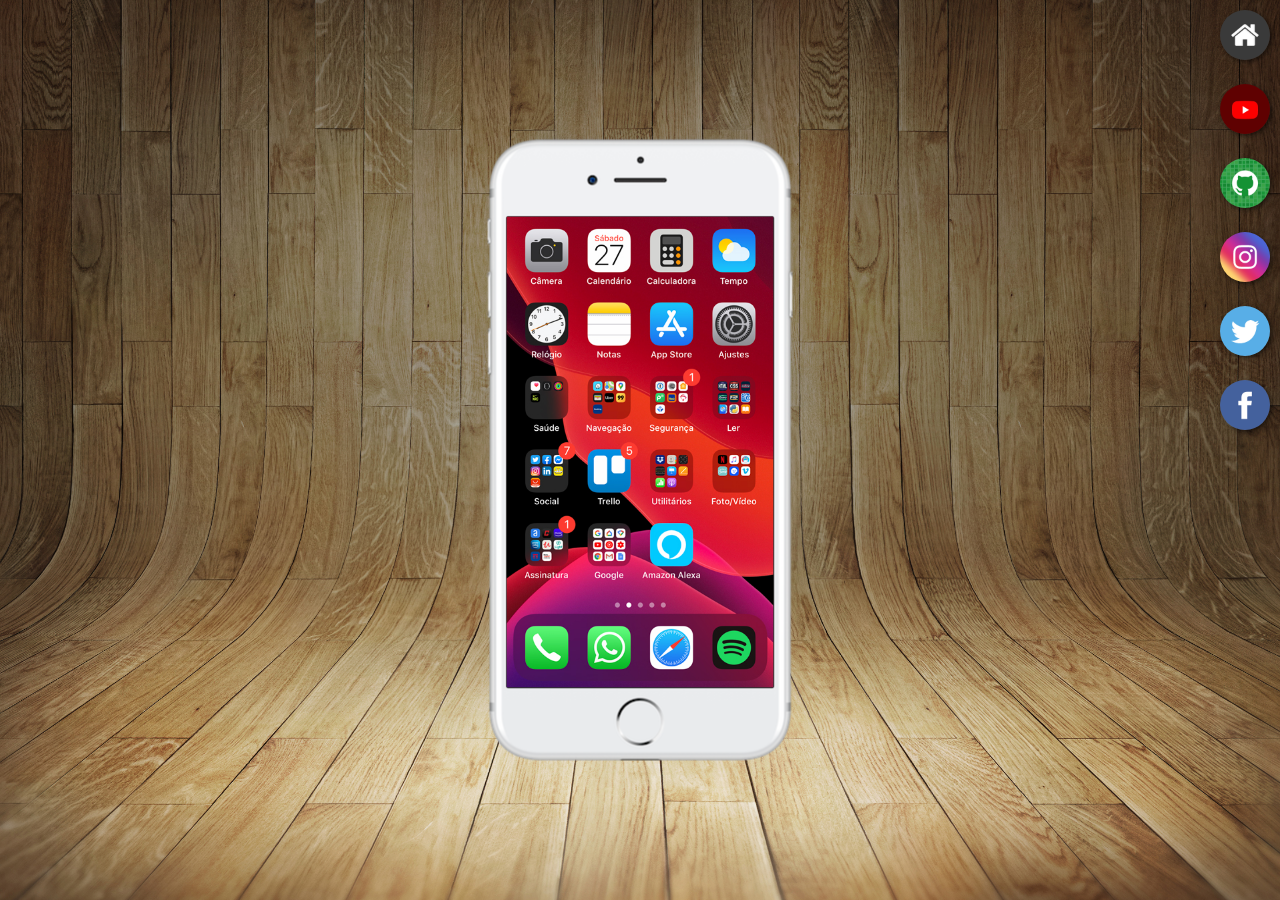
<file: index.html>
<!DOCTYPE html>
<html lang="pt-br">
<head>
    <meta charset="UTF-8">
    <meta name="viewport" content="width=device-width, initial-scale=1.0">
    <link rel="shortcut icon" href="favicon.ico" type="image/x-icon">
    <link rel="stylesheet" href="estilos/style.css">
    <title>Projeto Redes Sociais</title>
</head>
<body>
    <main>
        <section id="telefone">
            <iframe src="home.html" name="tela" id="tela" frameborder="0">
                Seu navegador não é compatível com isso.
            </iframe>
        </section>
        <section id="redes-sociais">
            <a href="home.html" target="tela"><img src="imagens/logo-home.jpg" alt="Home"></a><br>
            <a href="youtube.html" target="tela"><img src="imagens/logo-youtube.jpg" alt="YouTube"></a><br>
            <a href="github.html" target="tela"><img src="imagens/logo-github.jpg" alt="GitHub"></a><br>
            <a href="instagram.html" target="tela"><img src="imagens/logo-instagram.jpg" alt="Instagram"></a><br>
            <a href="twitter.html" target="tela"><img src="imagens/logo-twitter.jpg" alt="Twitter"></a><br>
            <a href="facebook.html" target="tela"><img src="imagens/logo-facebook.jpg" alt="tela-facebook"></a>
        </section>
    </main>
</body>
</html>
</file>
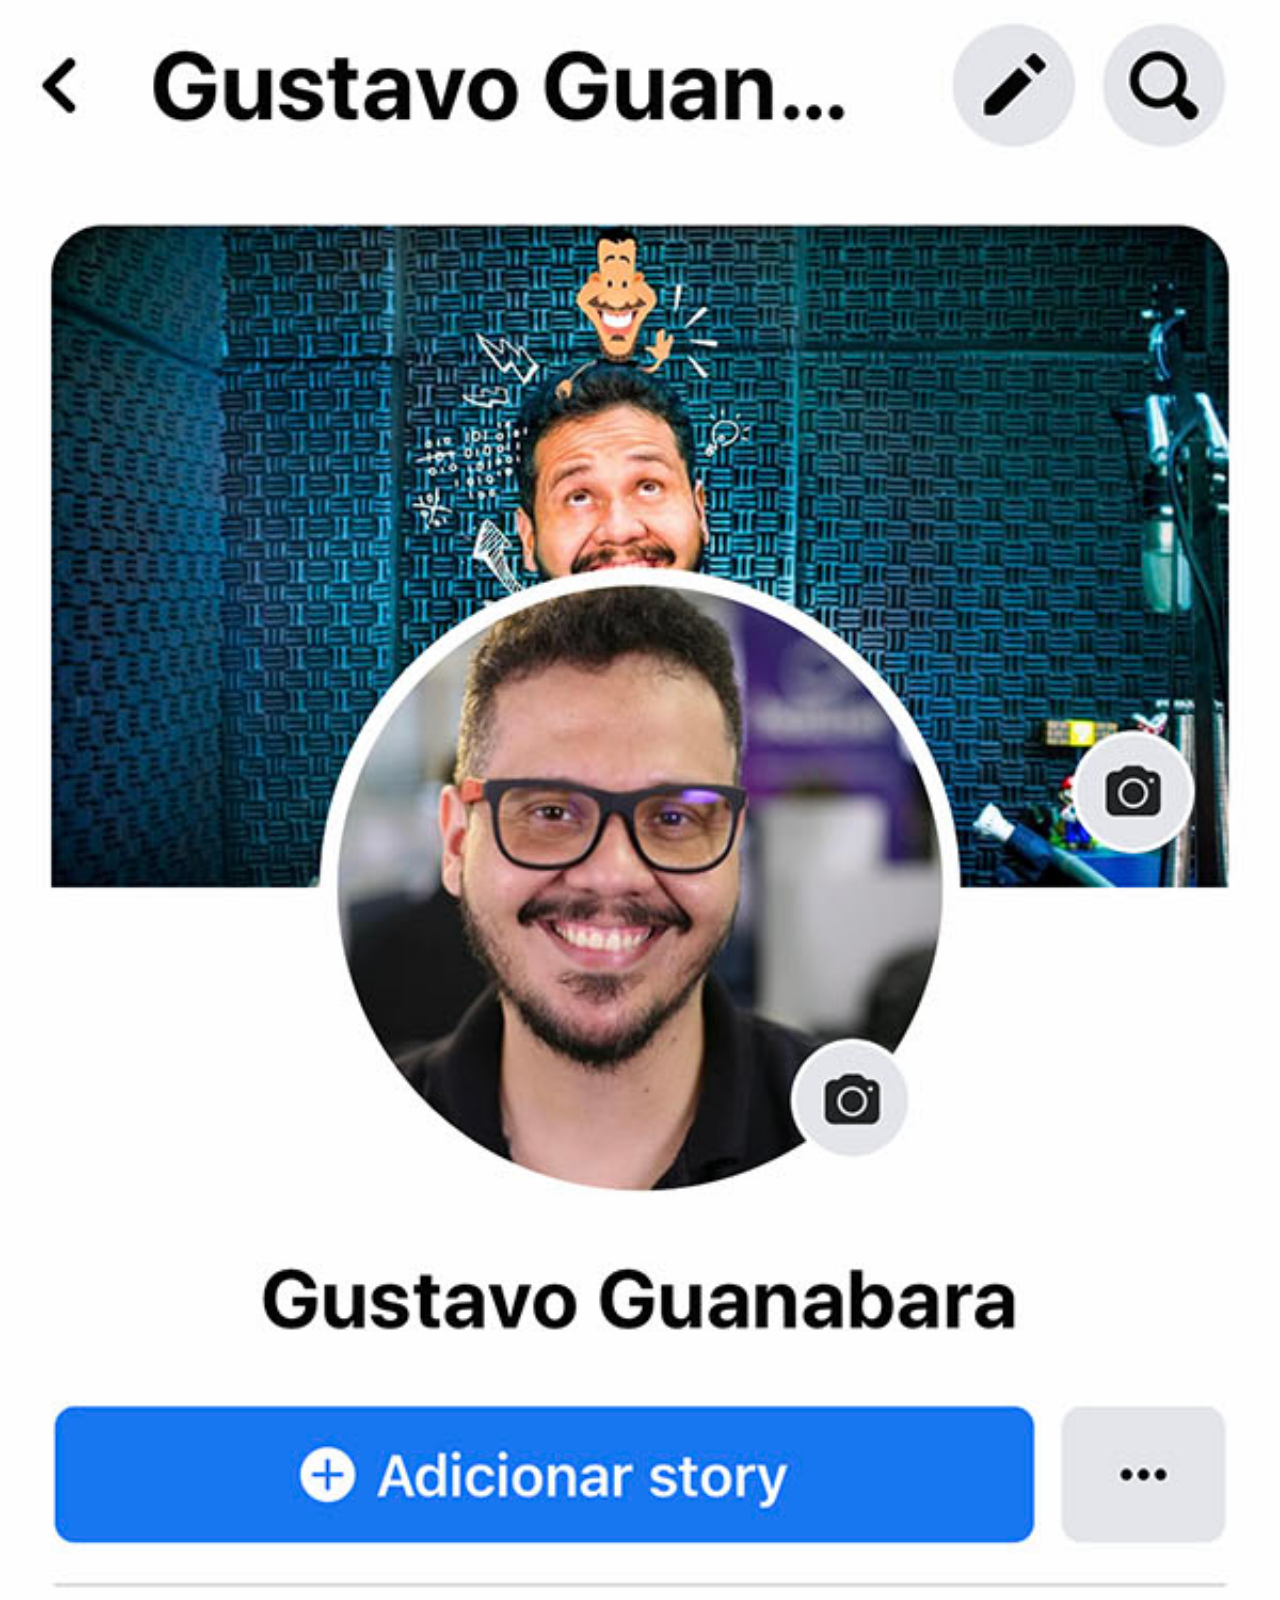
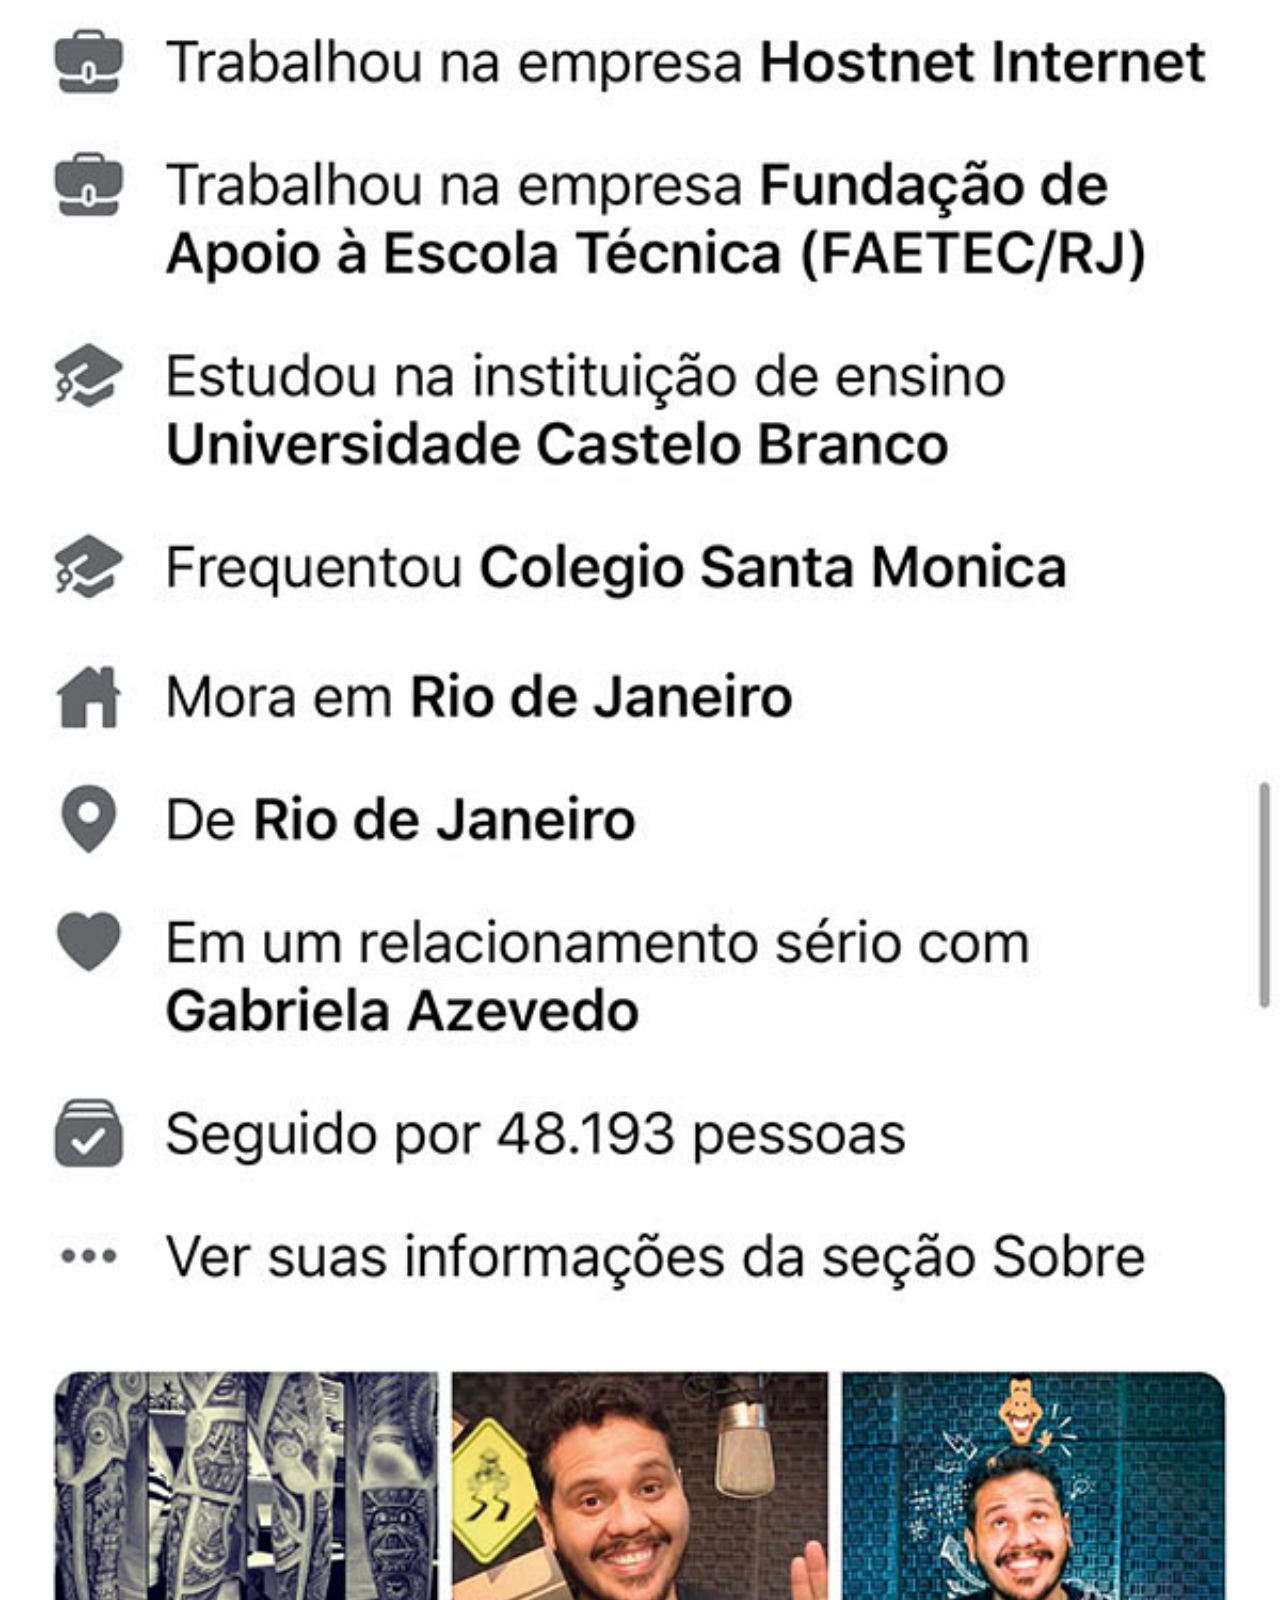
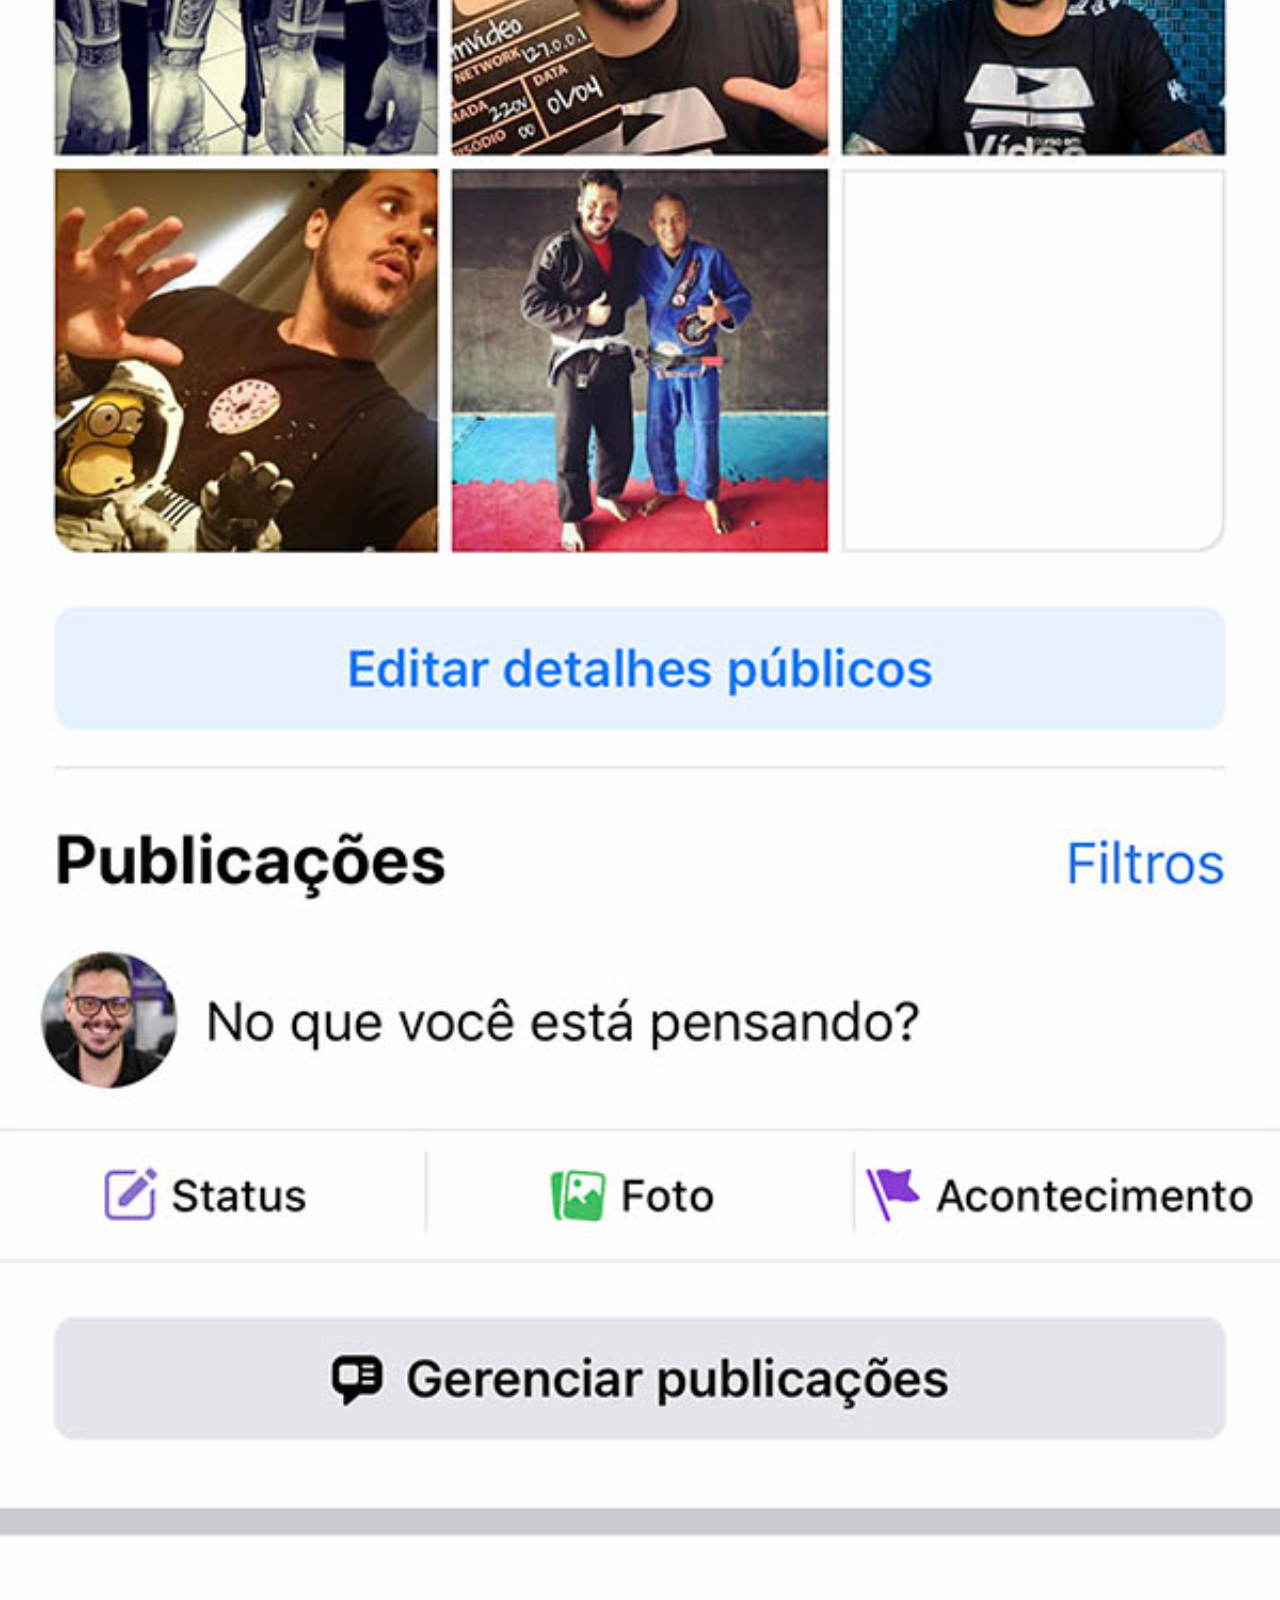
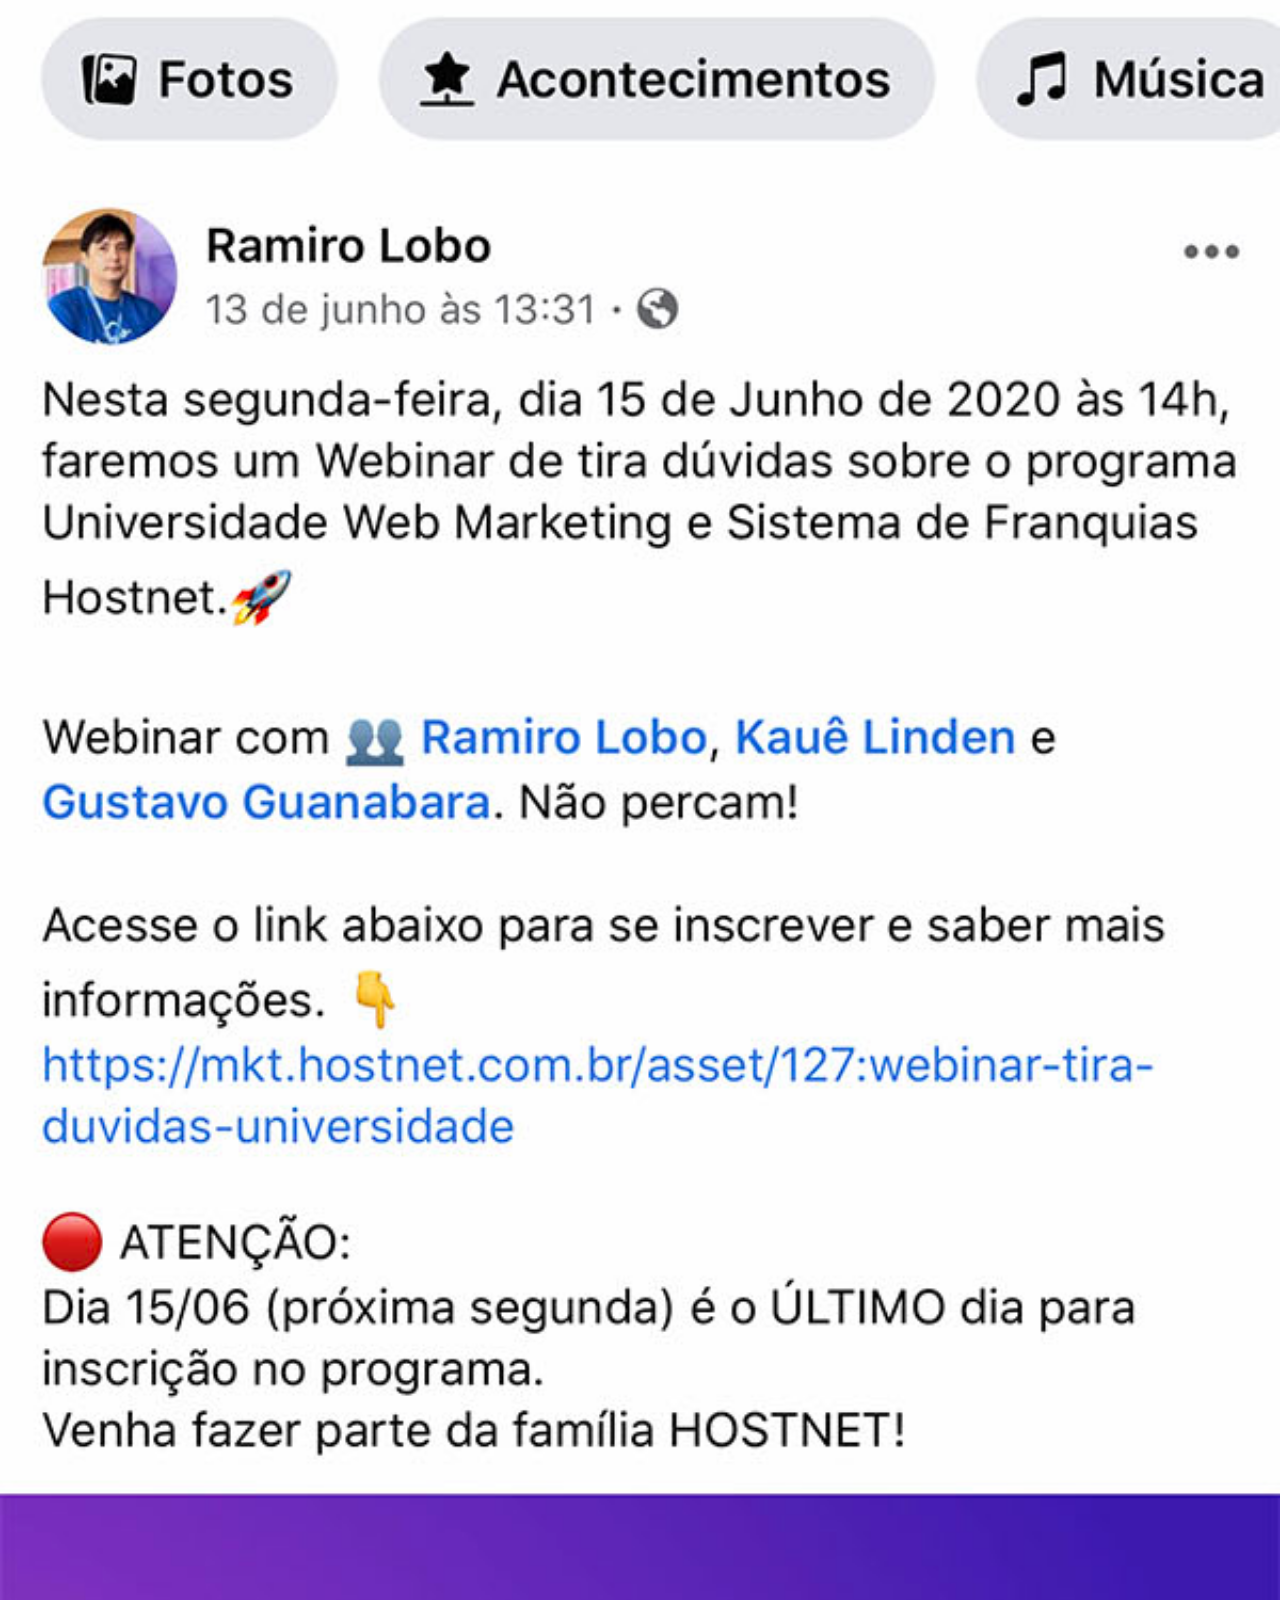
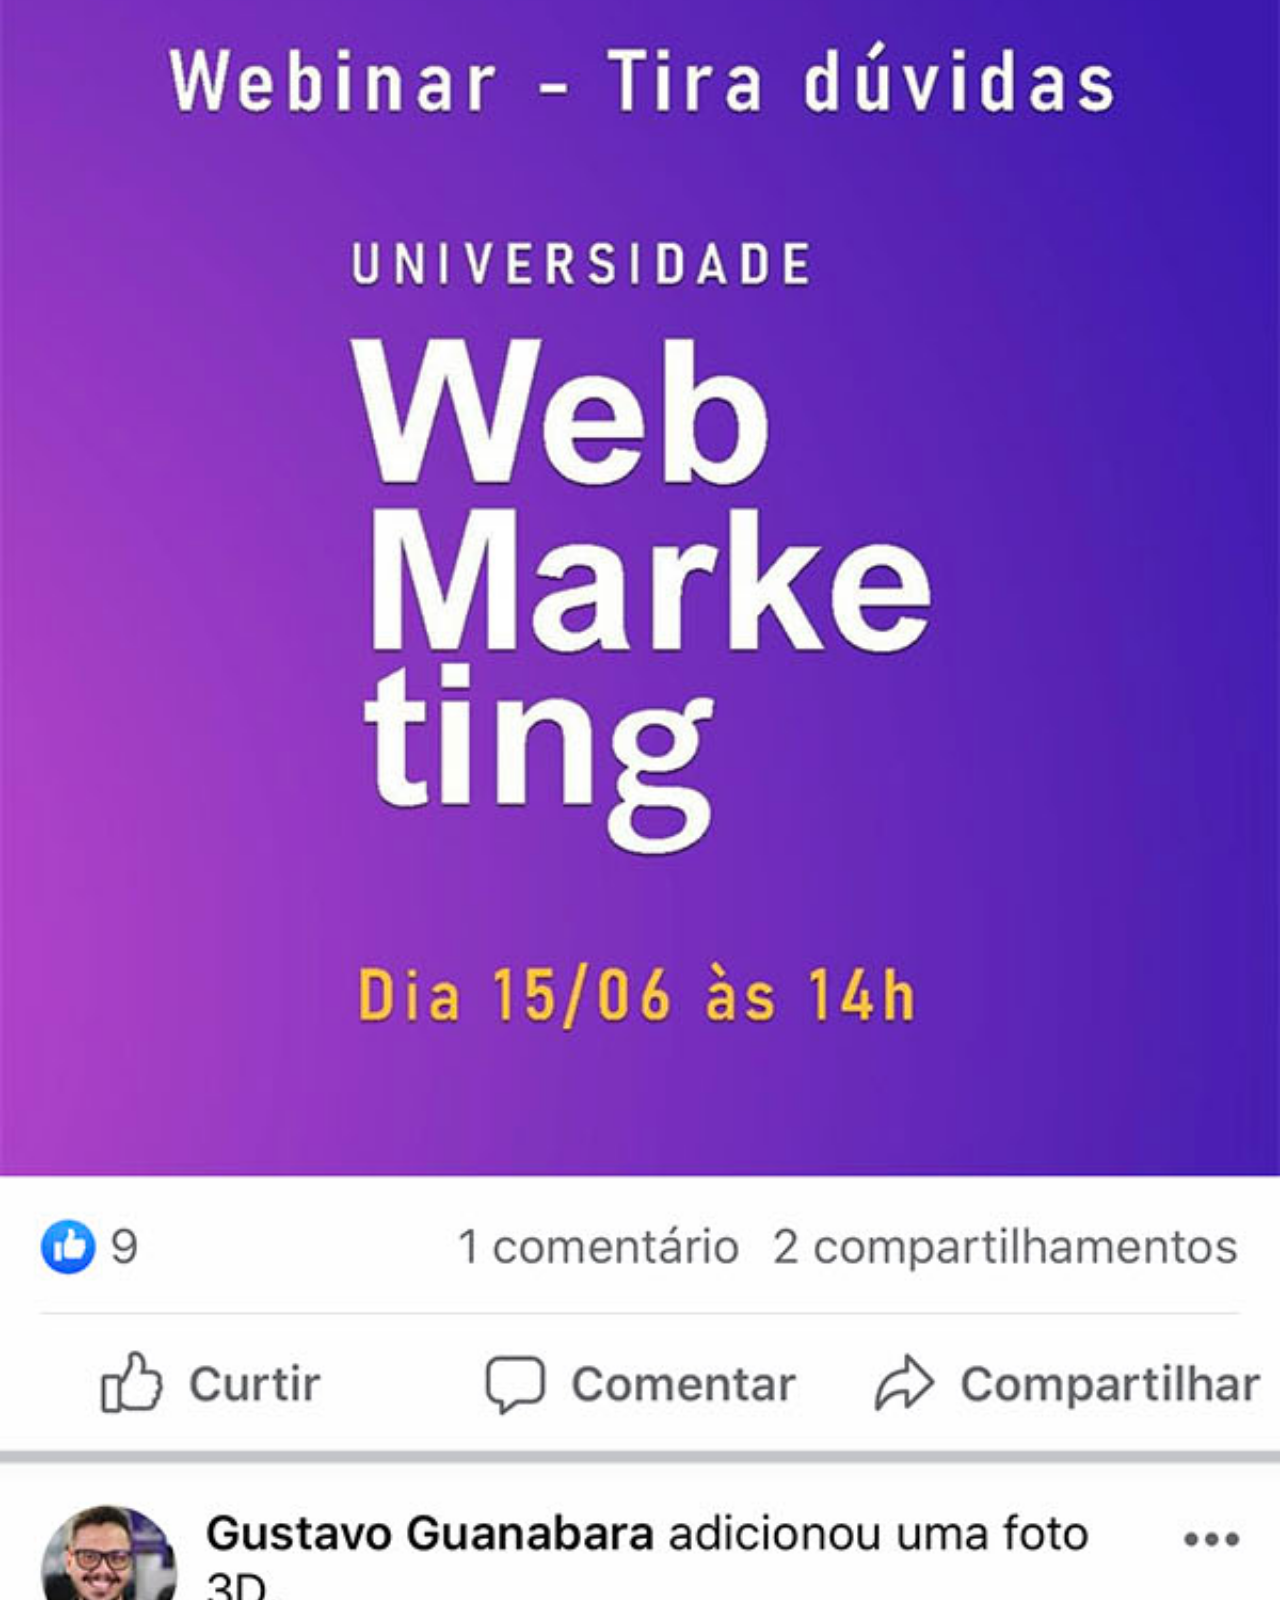
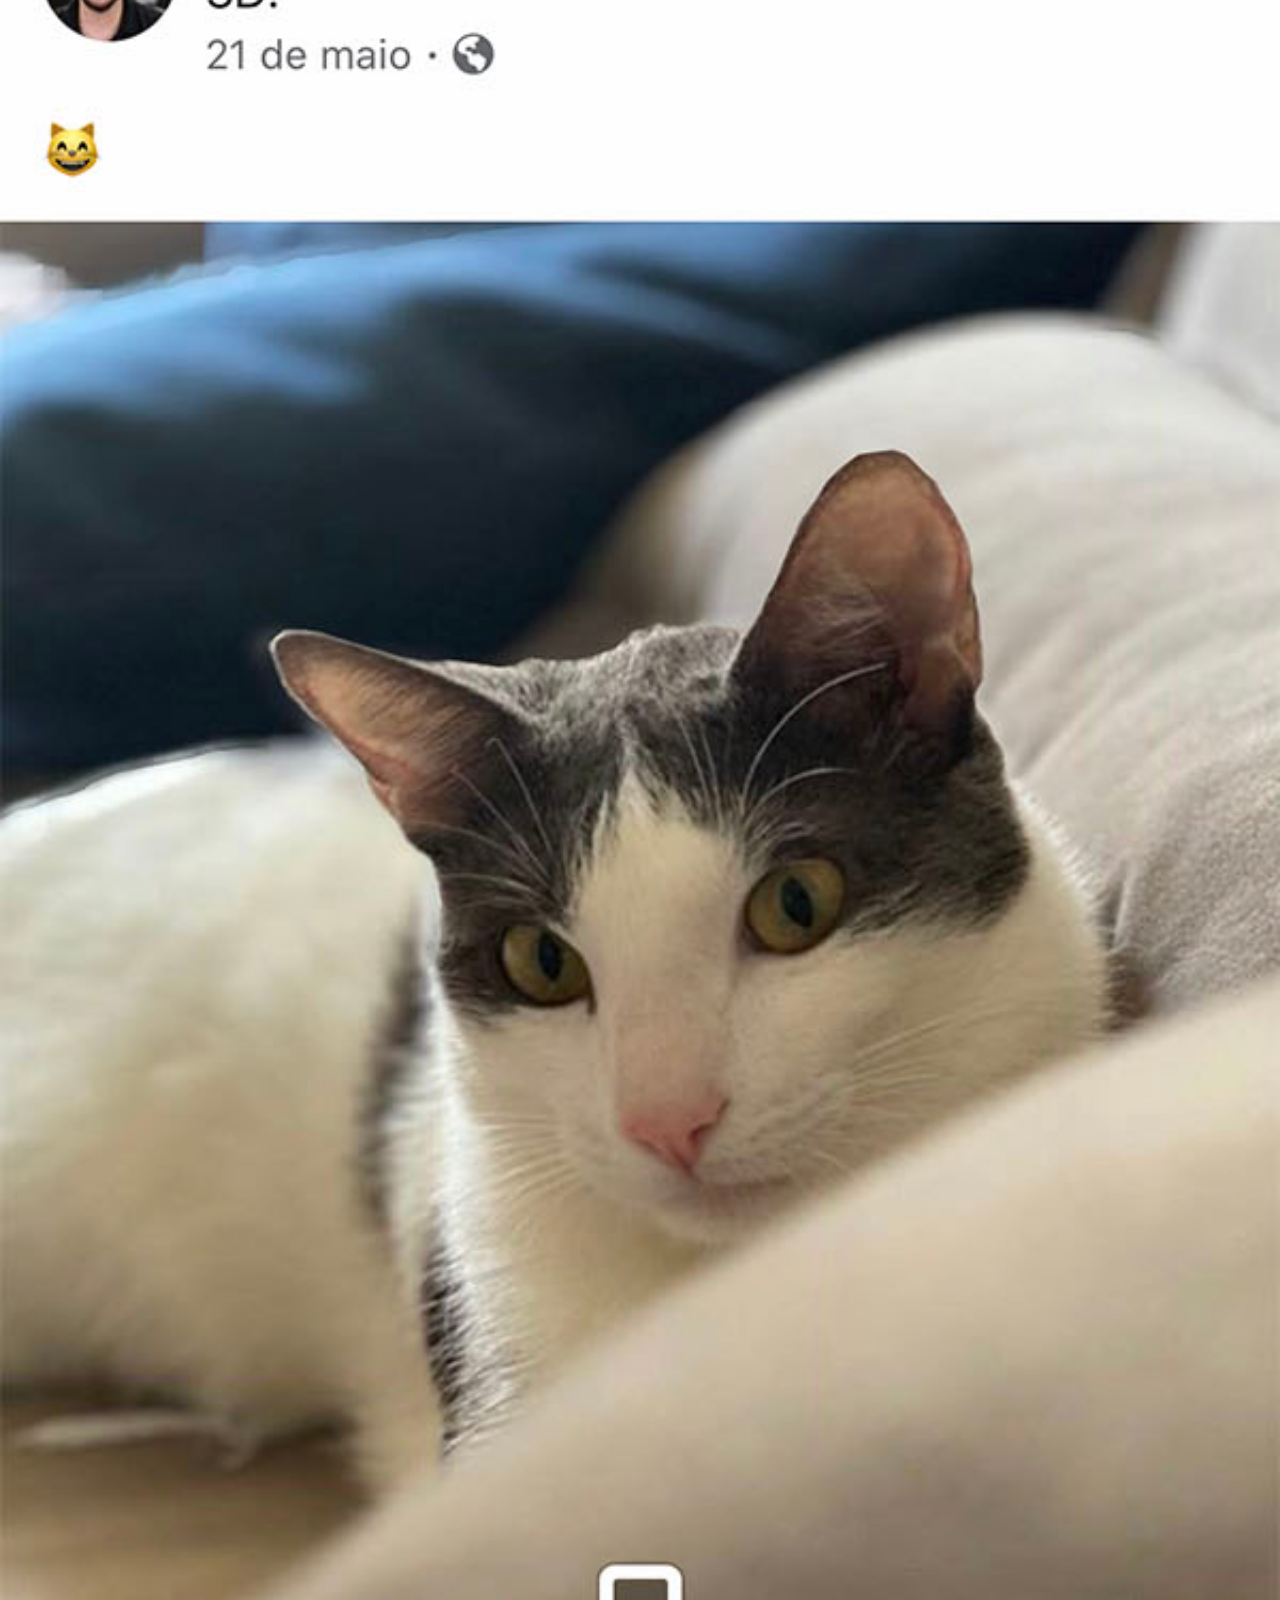
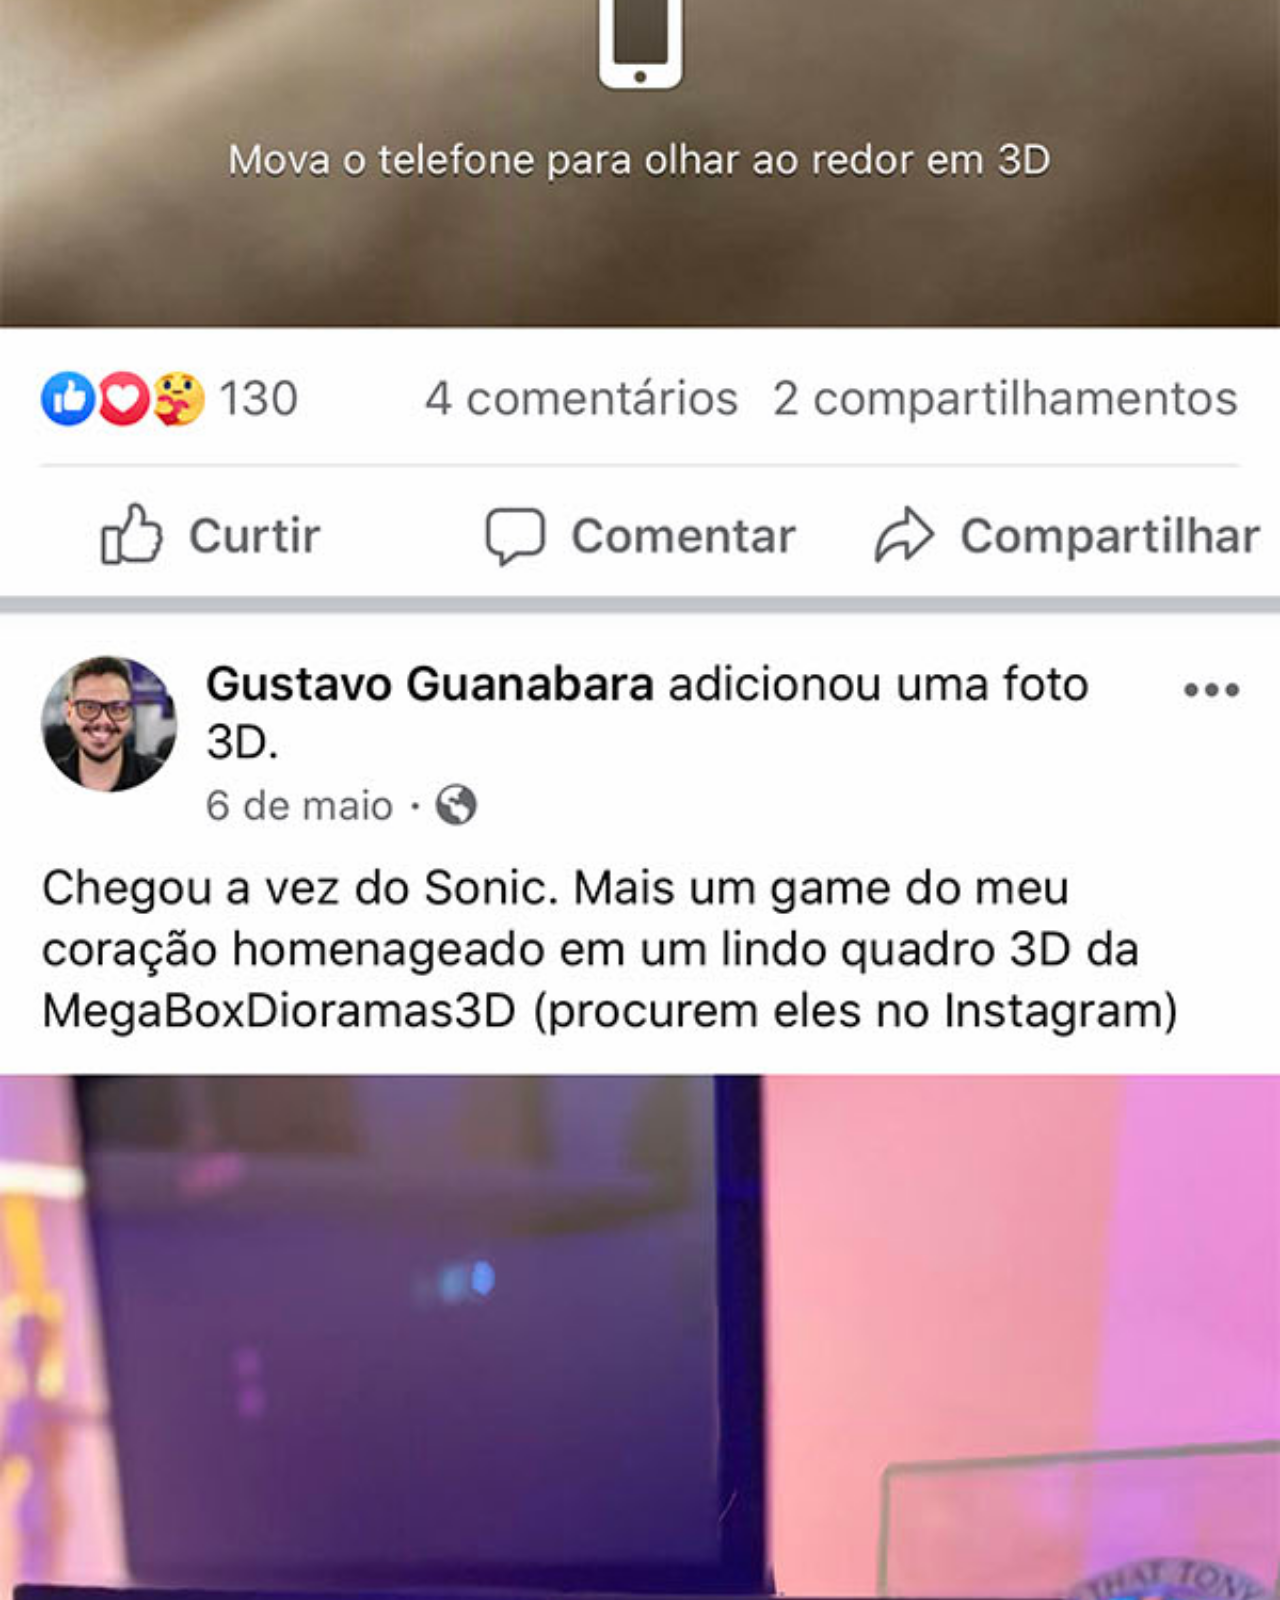
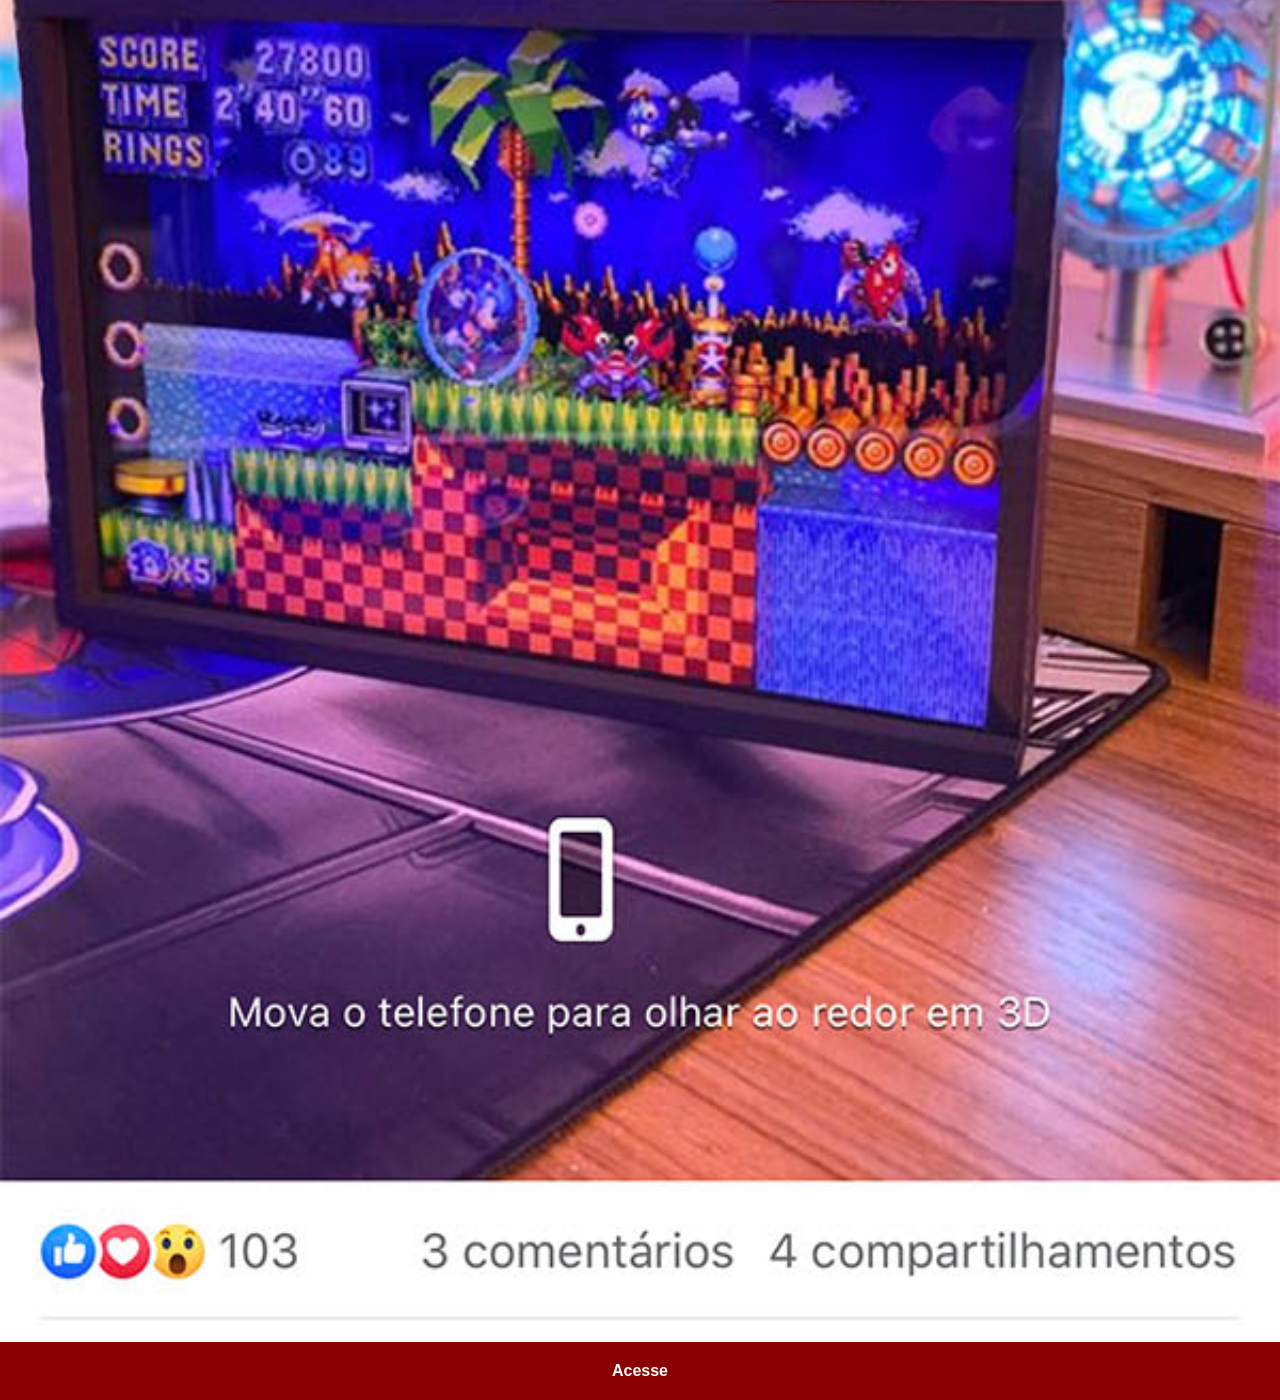
<file: facebook.html>
<!DOCTYPE html>
<html lang="pt-br">
<head>
    <meta charset="UTF-8">
    <meta name="viewport" content="width=device-width, initial-scale=1.0">
    <title>Facebook</title>
    <link rel="stylesheet" href="estilos/social.css">
</head>
<body>
    <img src="imagens/tela-facebook.jpg" alt="Facebook">
    <a href="https://www.facebook.com/?locale=pt_BR" target="_blank">Acesse</a>
</body>
</html>
</file>
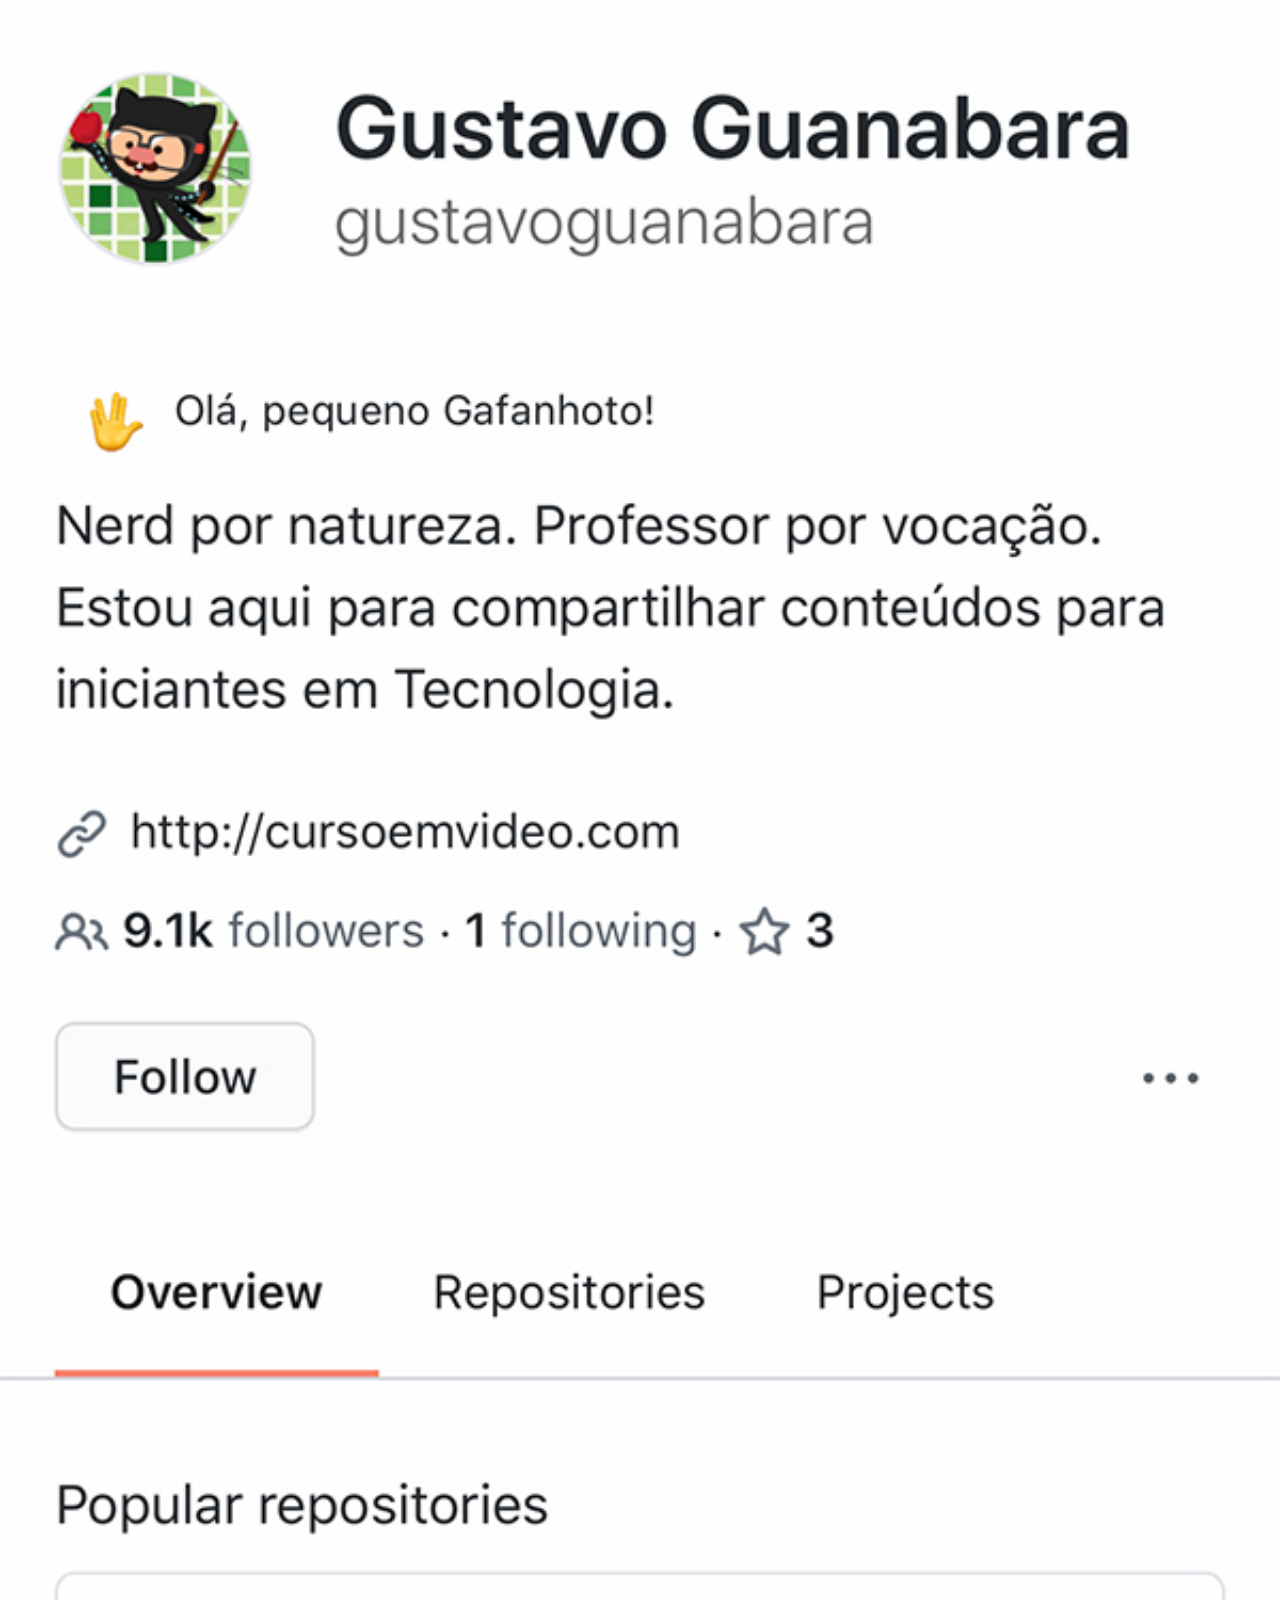
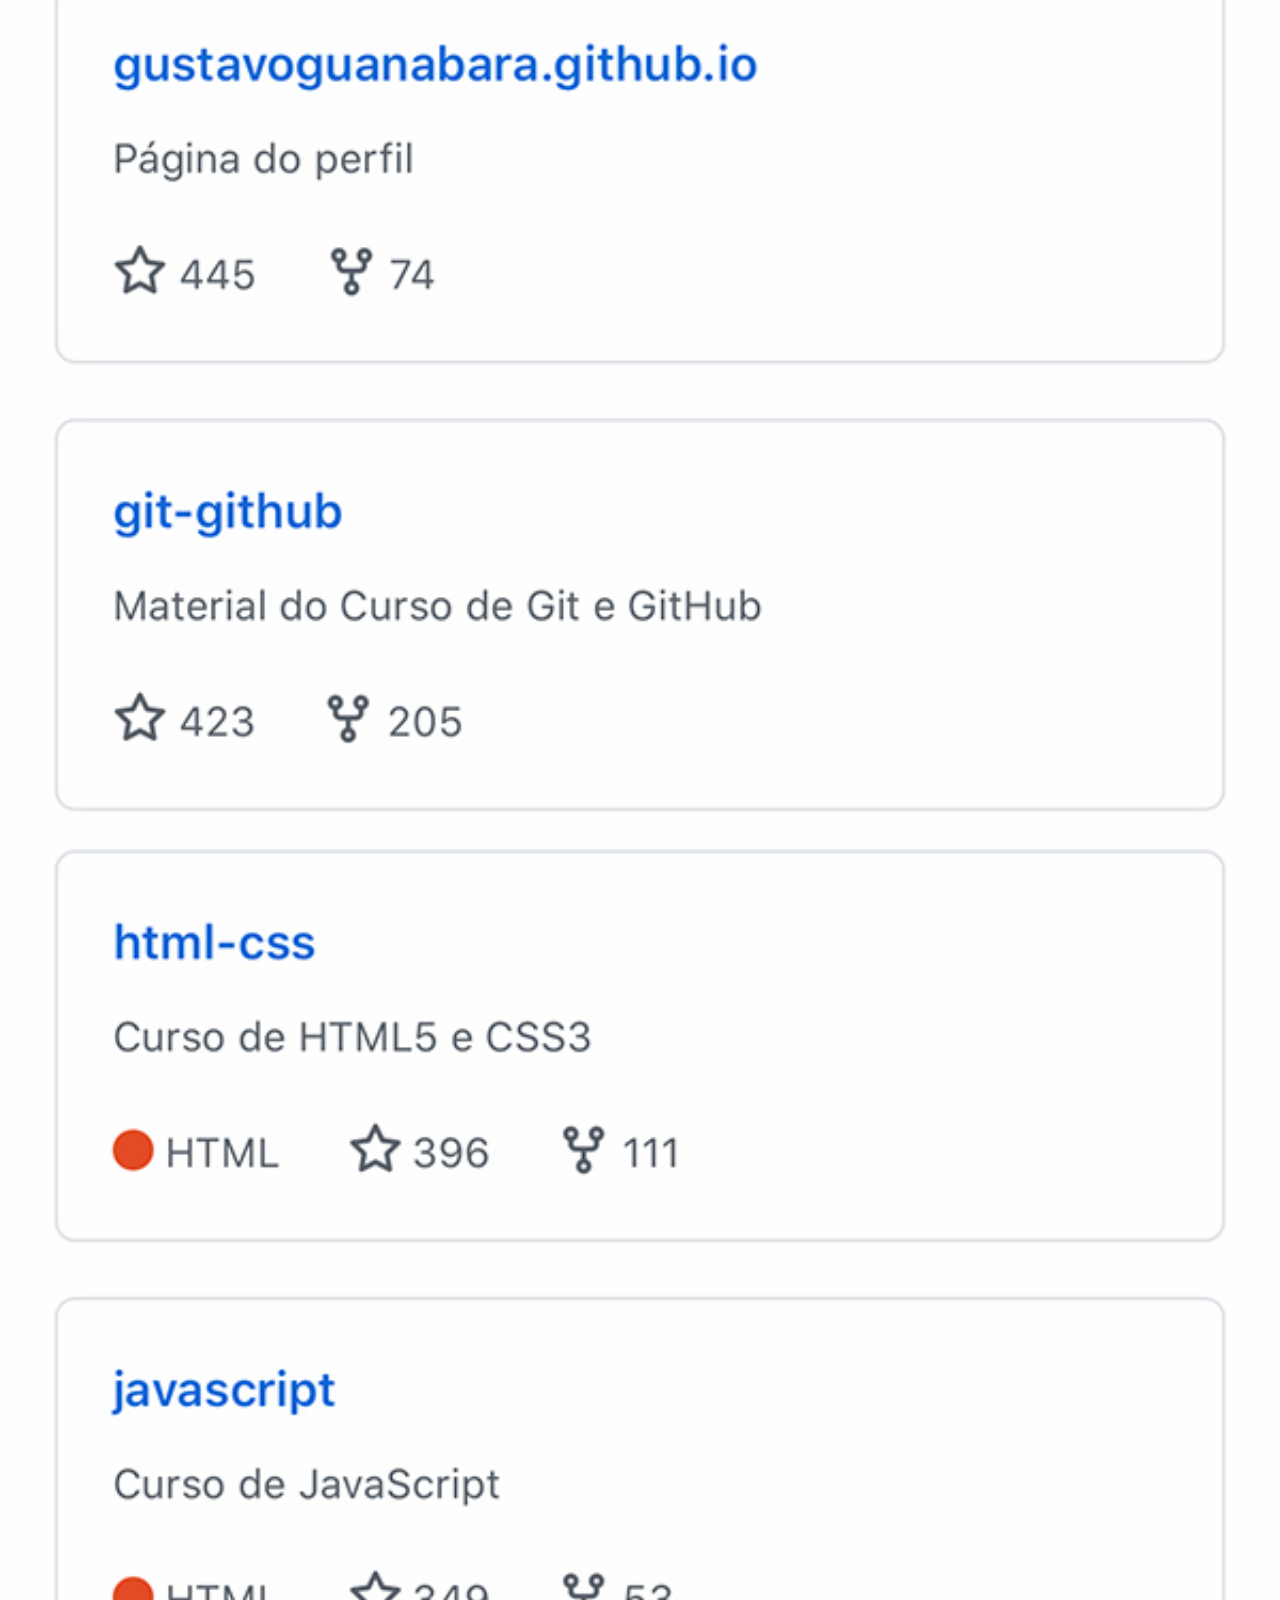
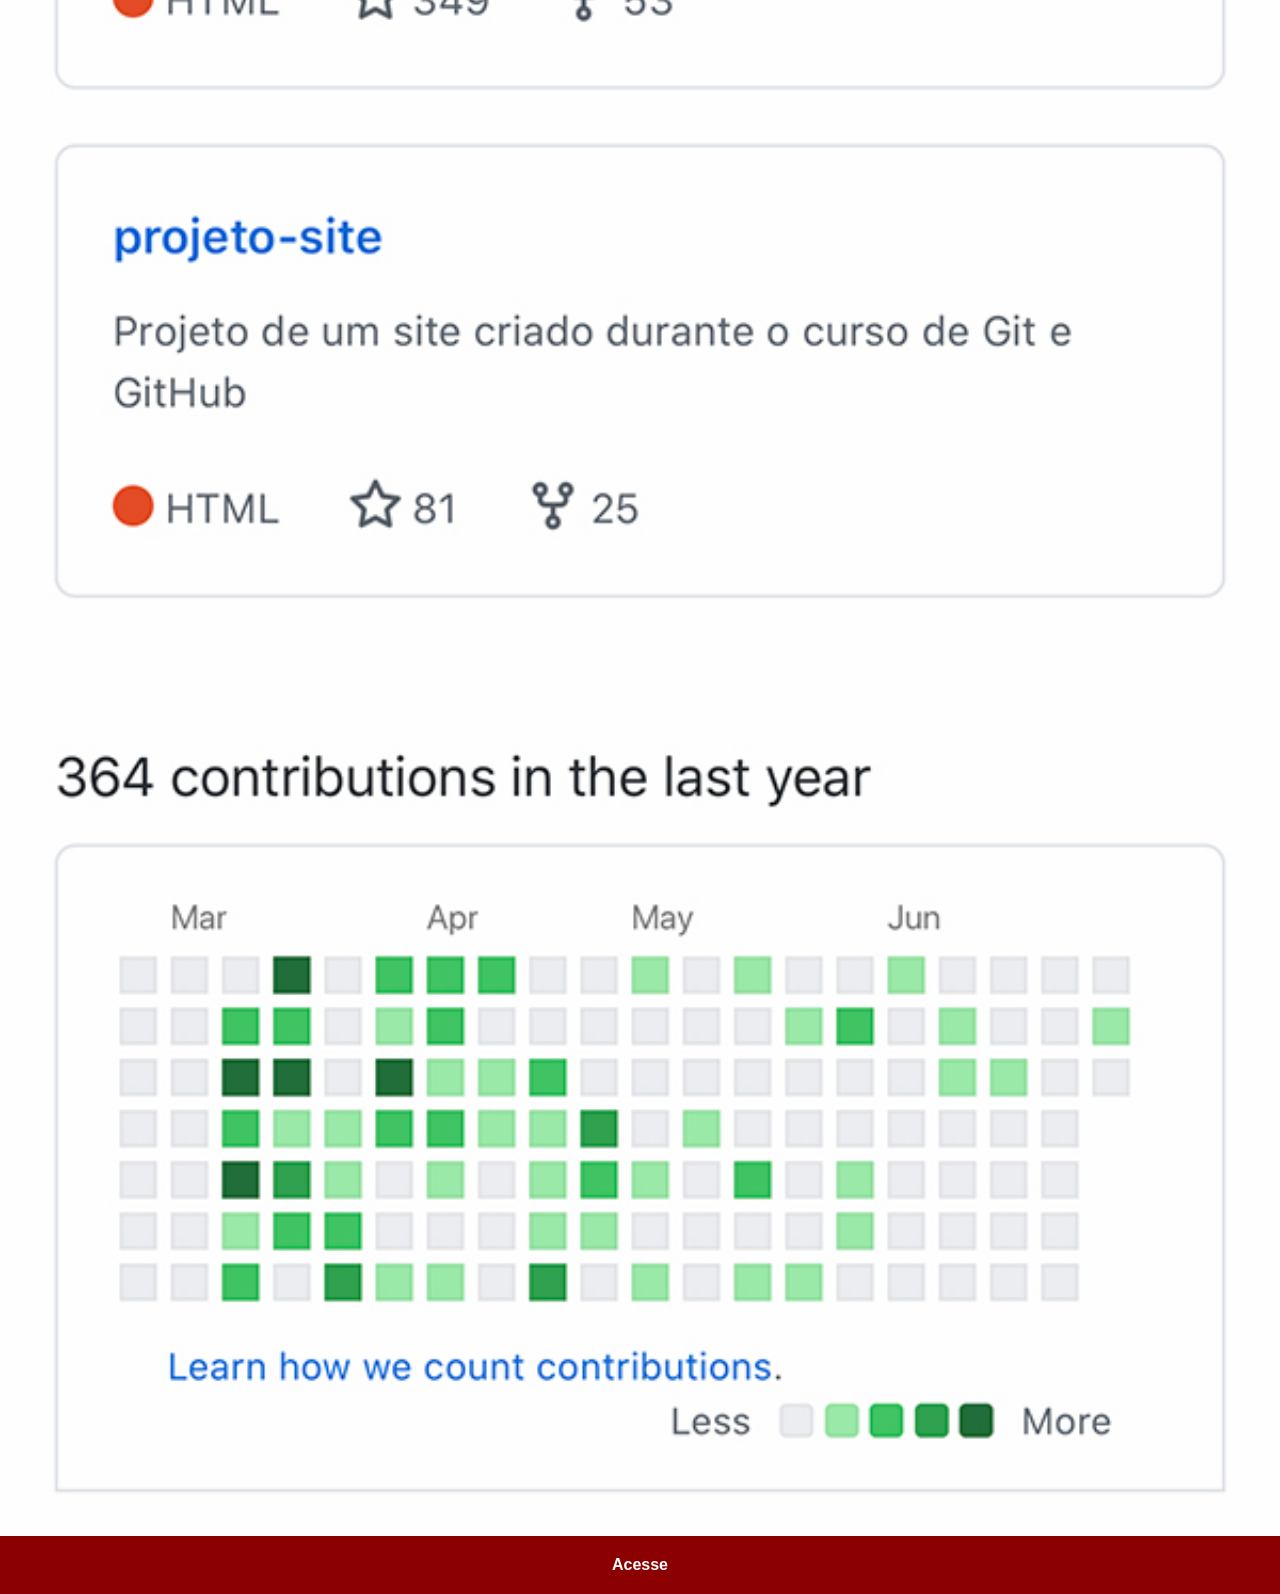
<file: github.html>
<!DOCTYPE html>
<html lang="pt-br">
<head>
    <meta charset="UTF-8">
    <meta name="viewport" content="width=device-width, initial-scale=1.0">
    <title>GitHub</title>
    <link rel="stylesheet" href="estilos/social.css">
</head>
<body>
    <img src="imagens/tela-github.jpg" alt="GitHub">
    <a href="https://github.com/rafabitella" target="_blank">Acesse</a>
</body>
</html>
</file>
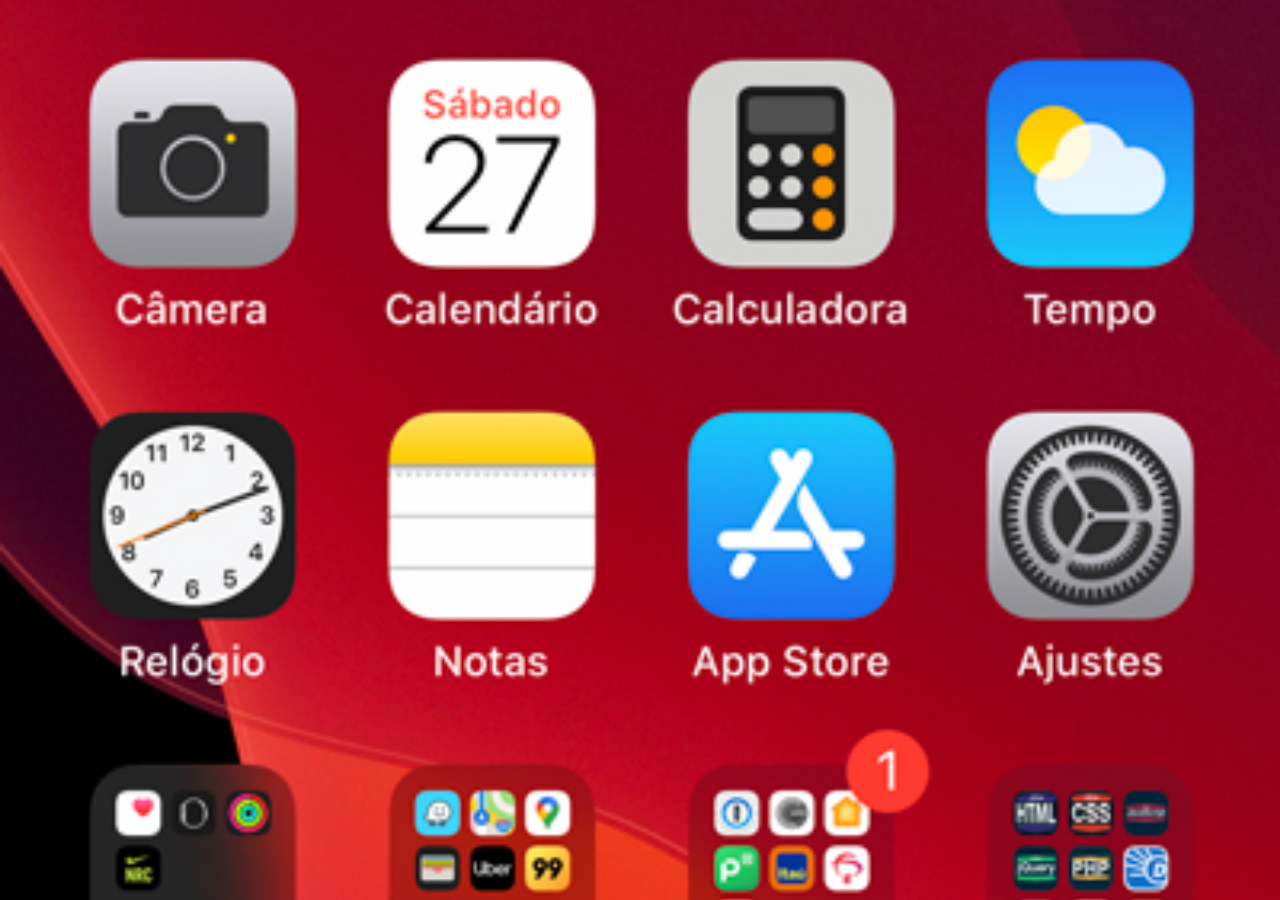
<file: home.html>
<!DOCTYPE html>
<html lang="pt-br">
<head>
    <meta charset="UTF-8">
    <meta name="viewport" content="width=device-width, initial-scale=1.0">
    <title>Home</title>
</head>
<style>
    *{
        margin: 0px;
        padding: 0px;
    }

    body{
        width: 100vw;
        height: 100vh;
        background: black url(imagens/tela-home.jpg) no-repeat top center;
        background-size: cover;
    }
</style>
<body>
    
</body>
</html>
</file>
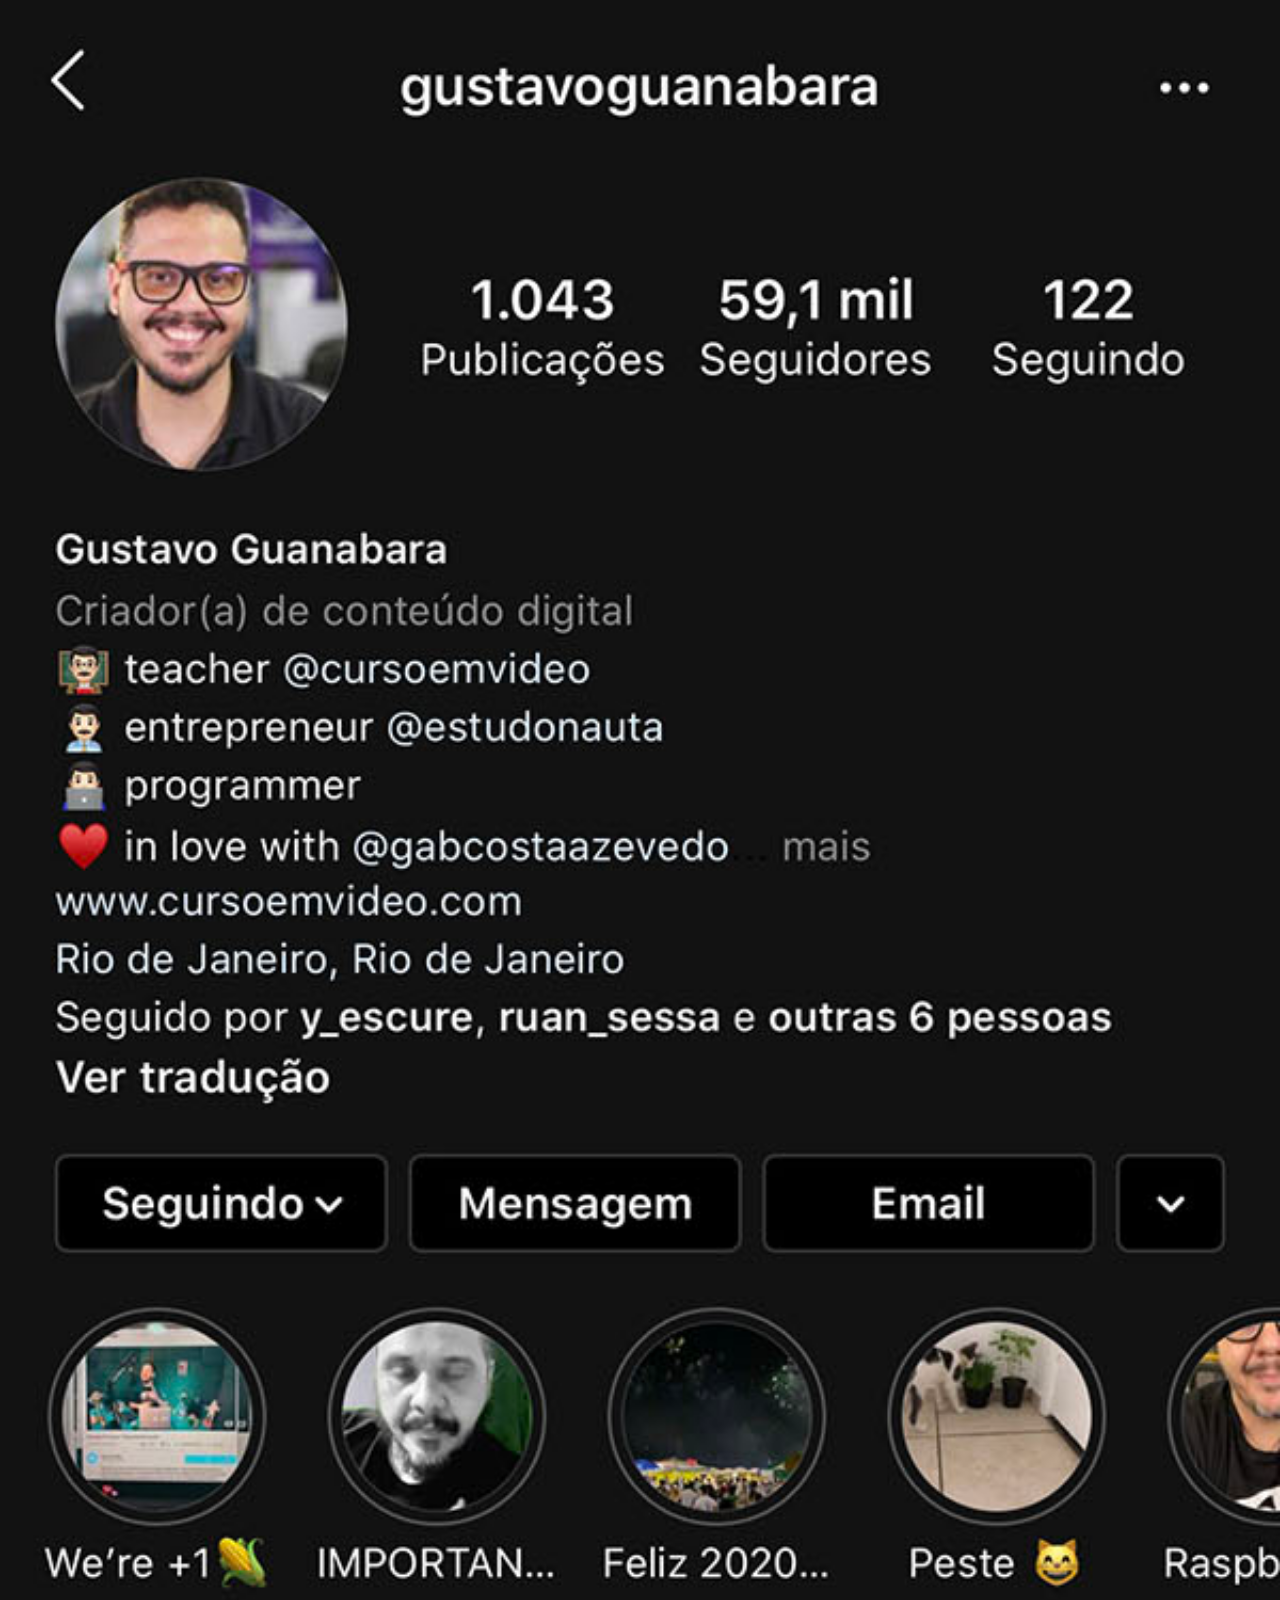
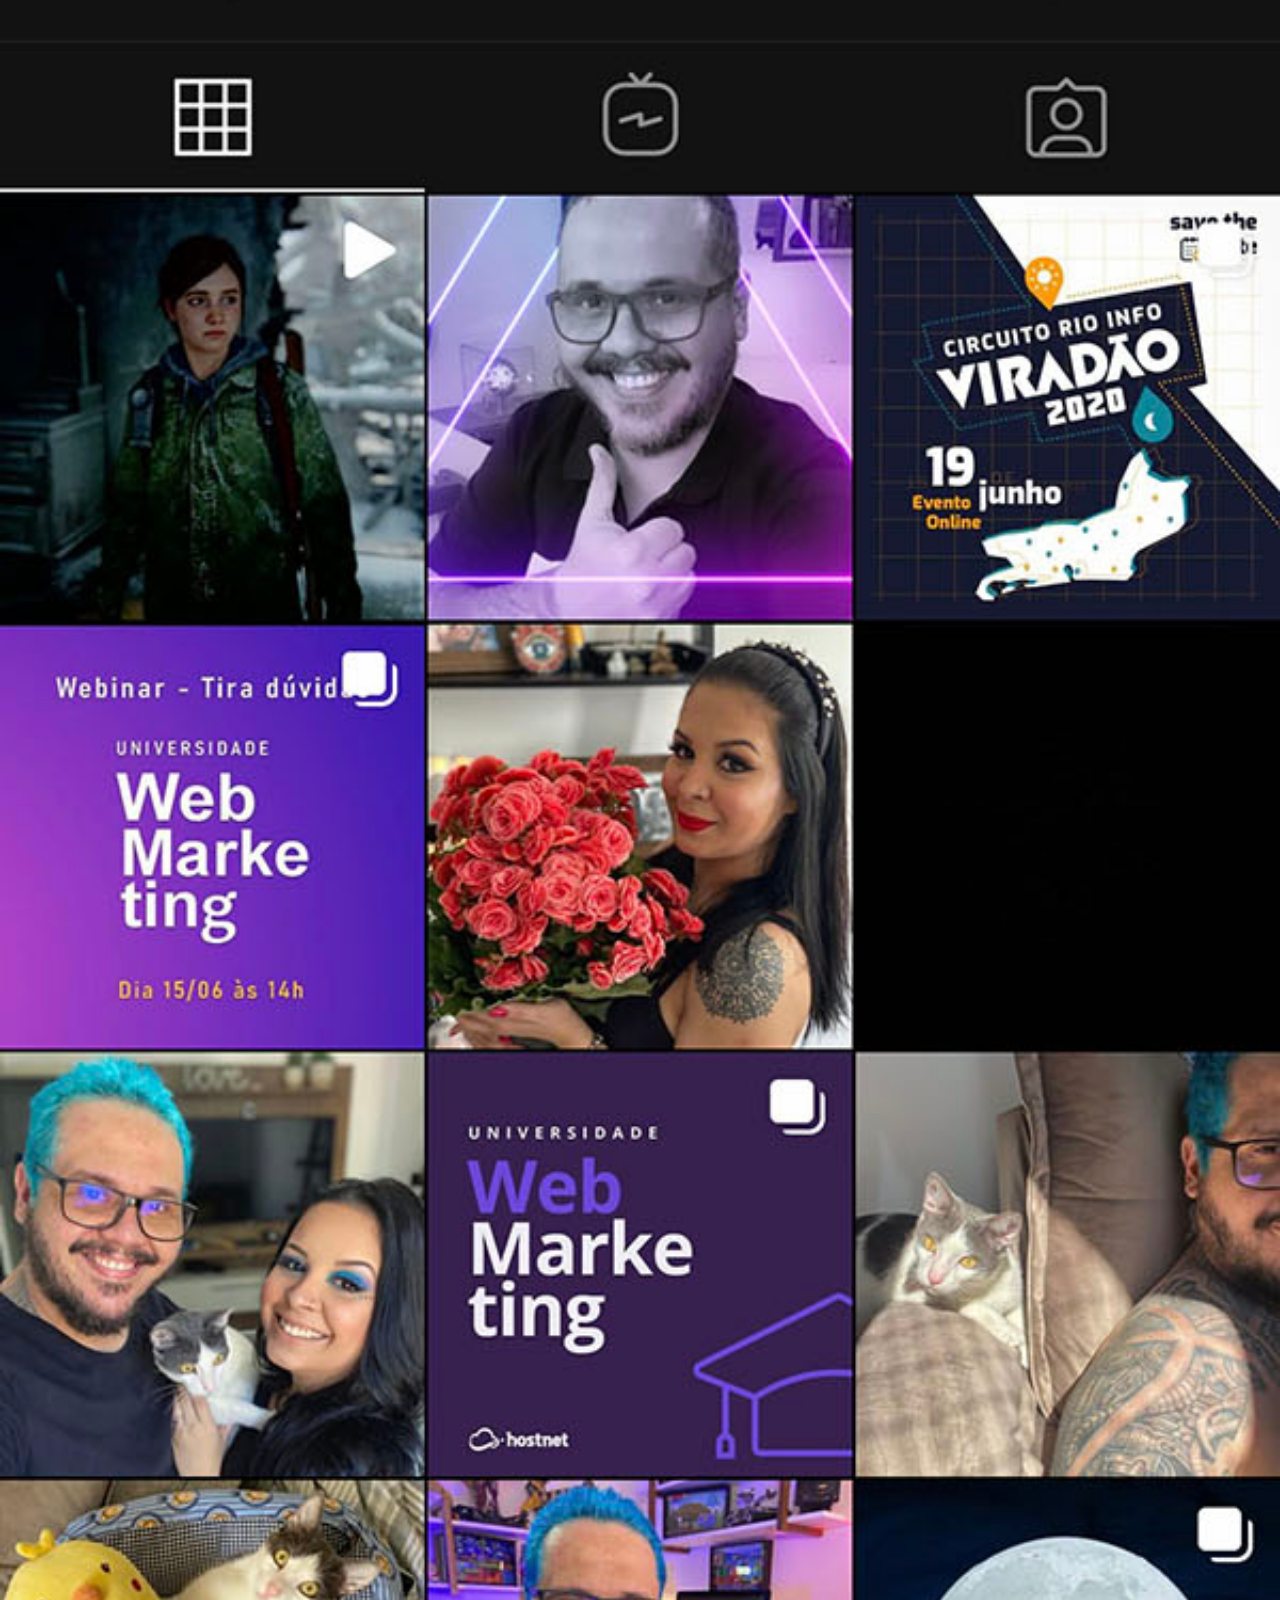
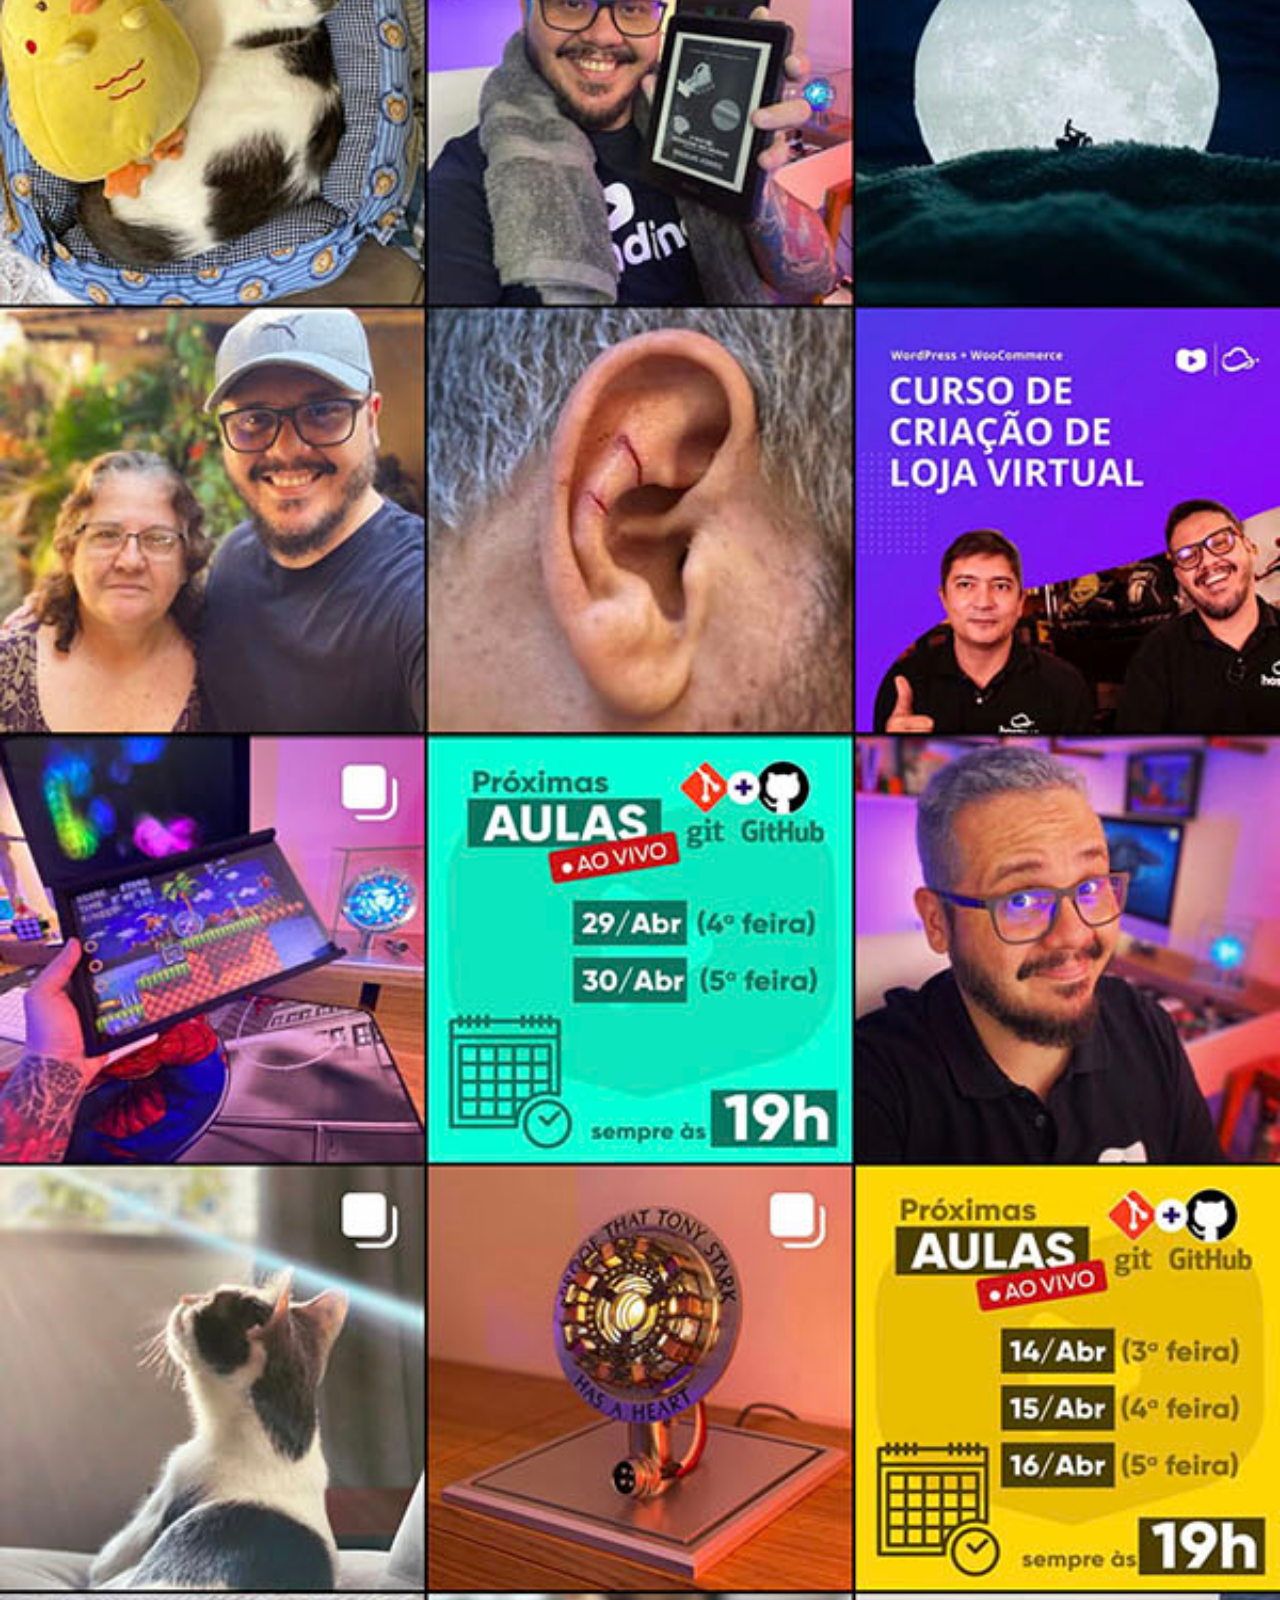
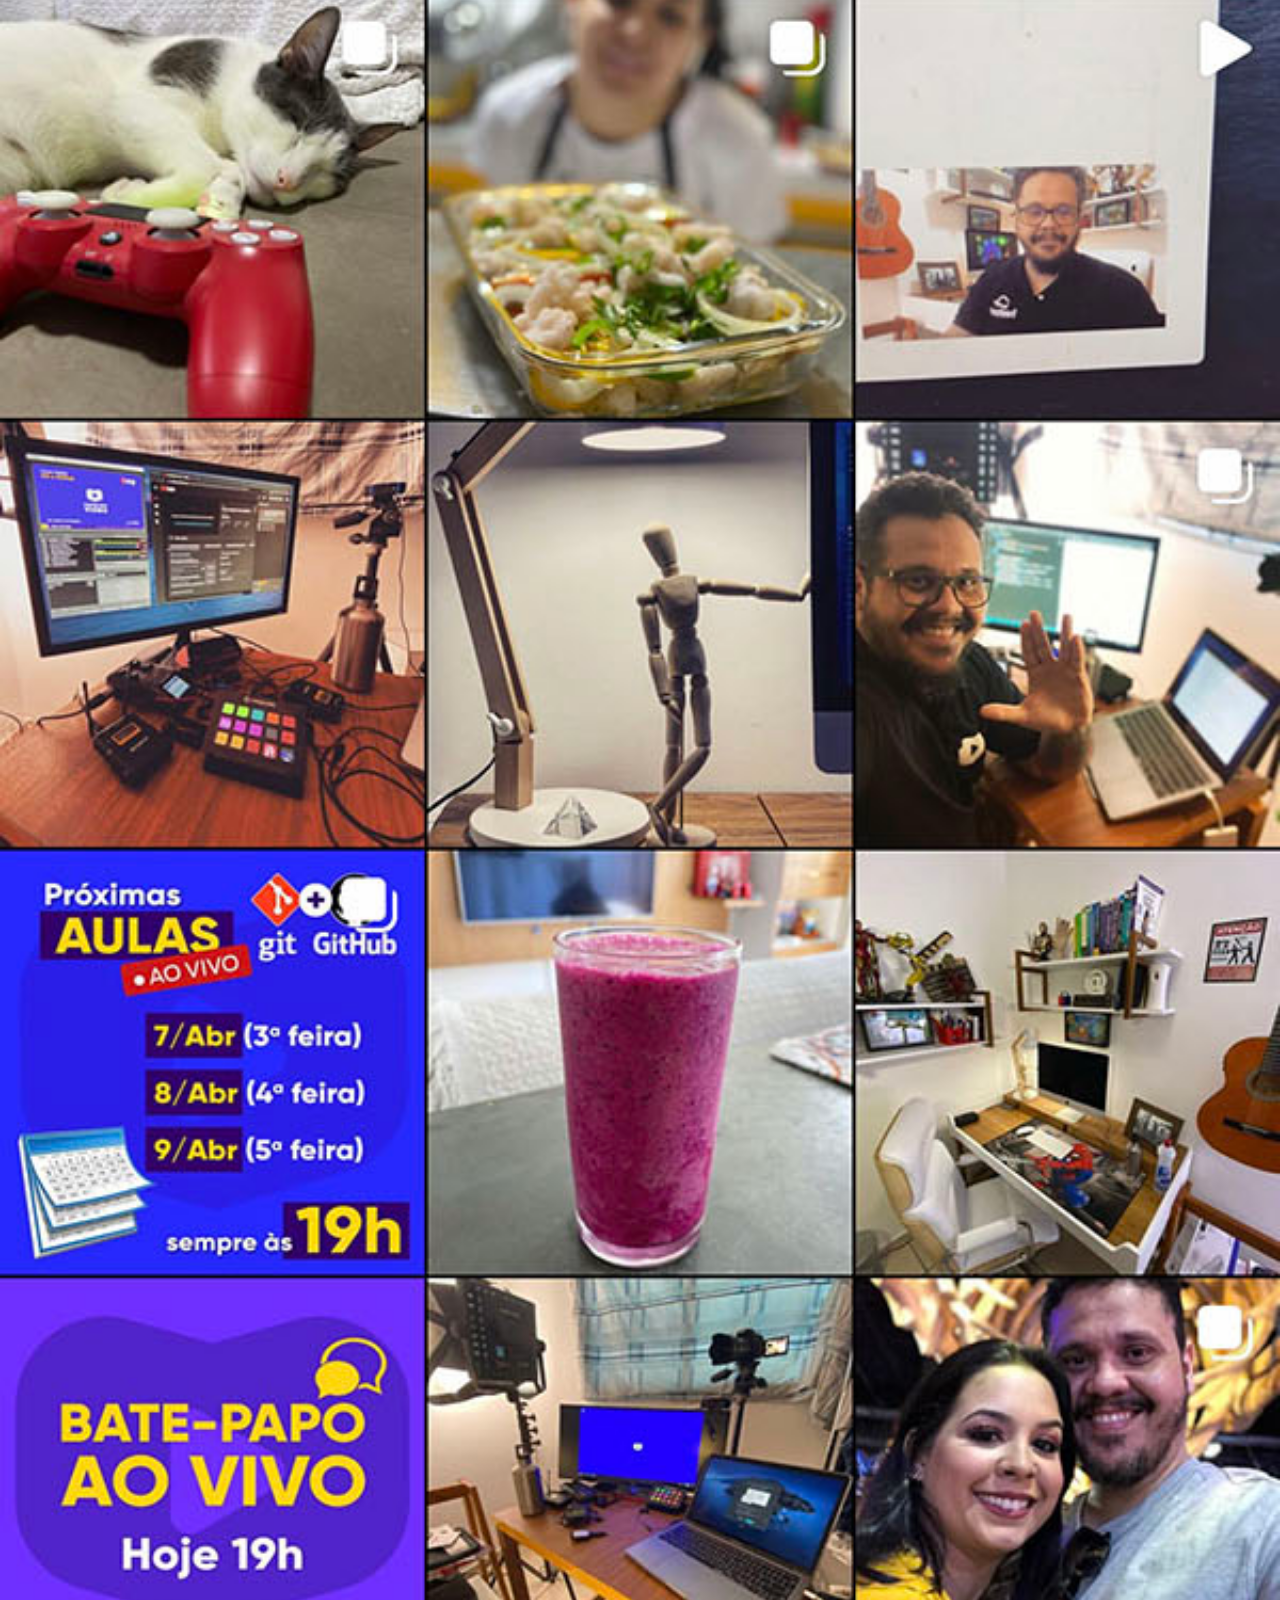
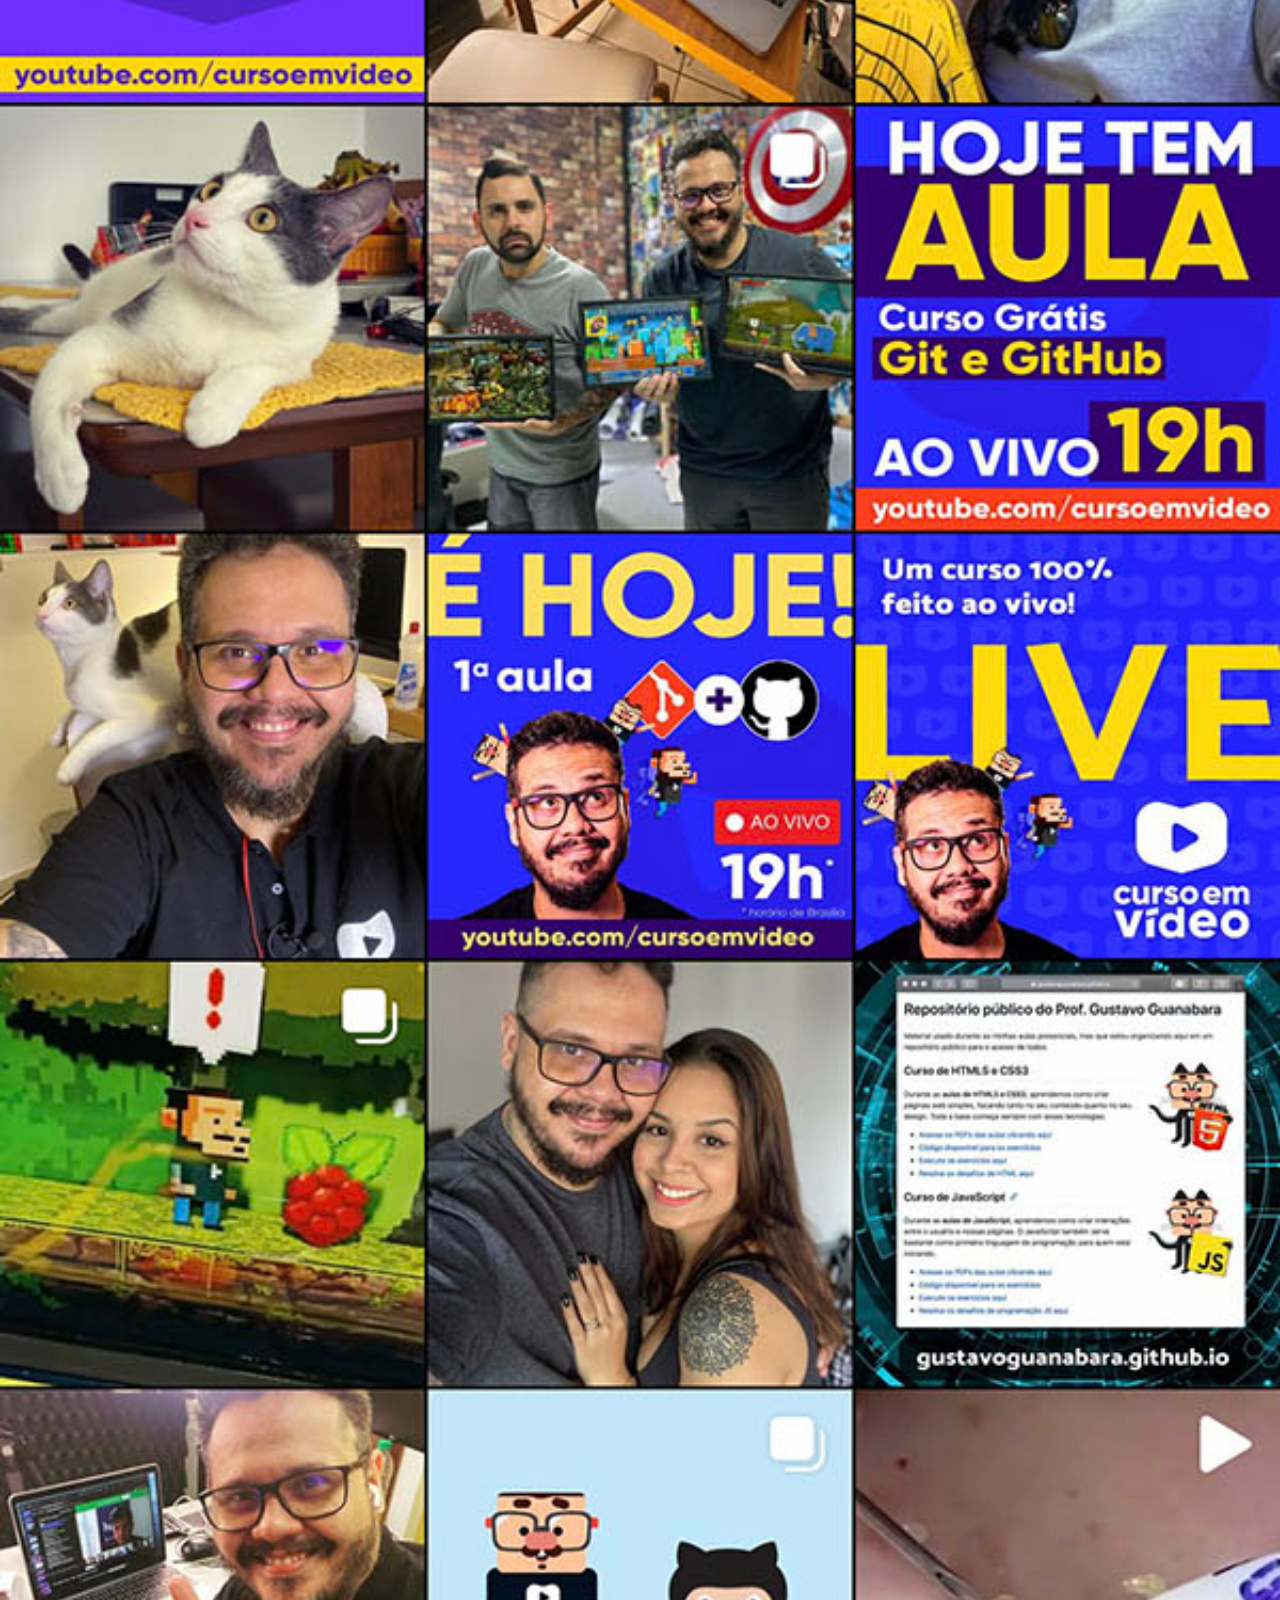
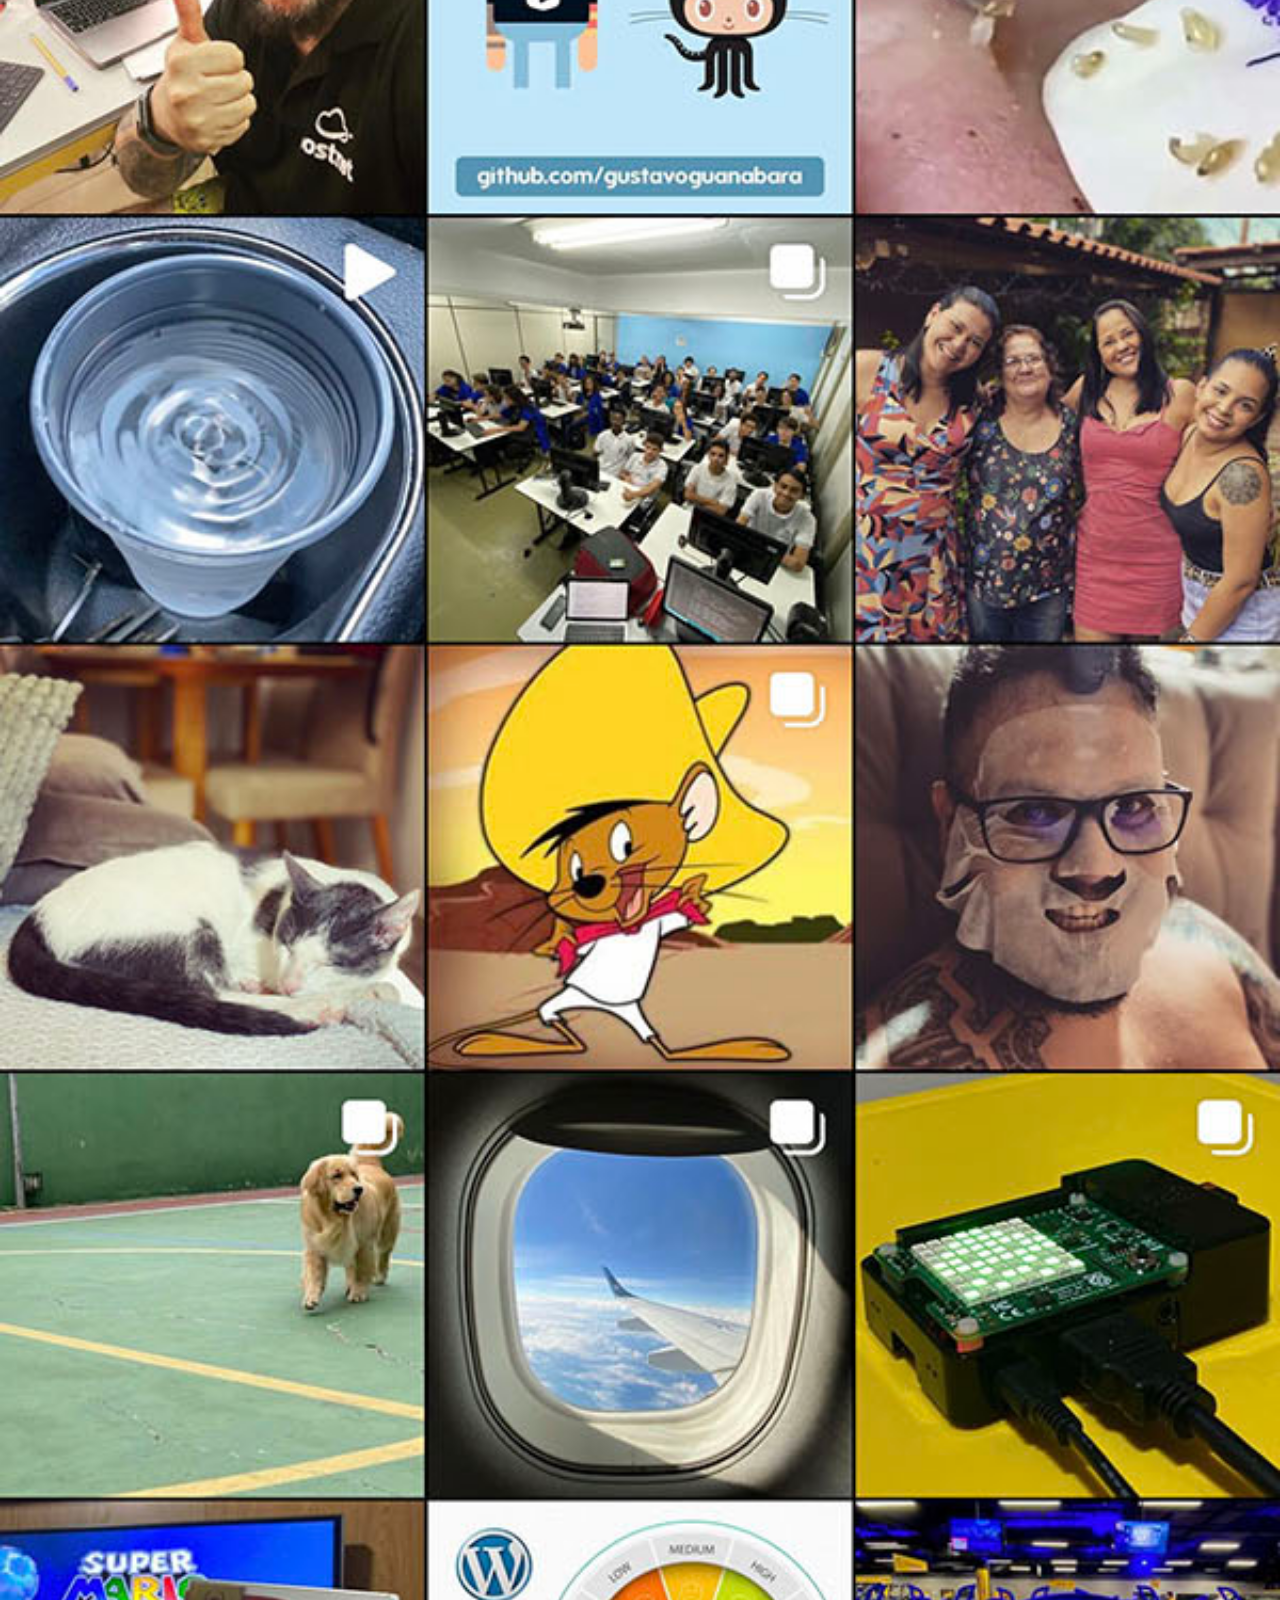
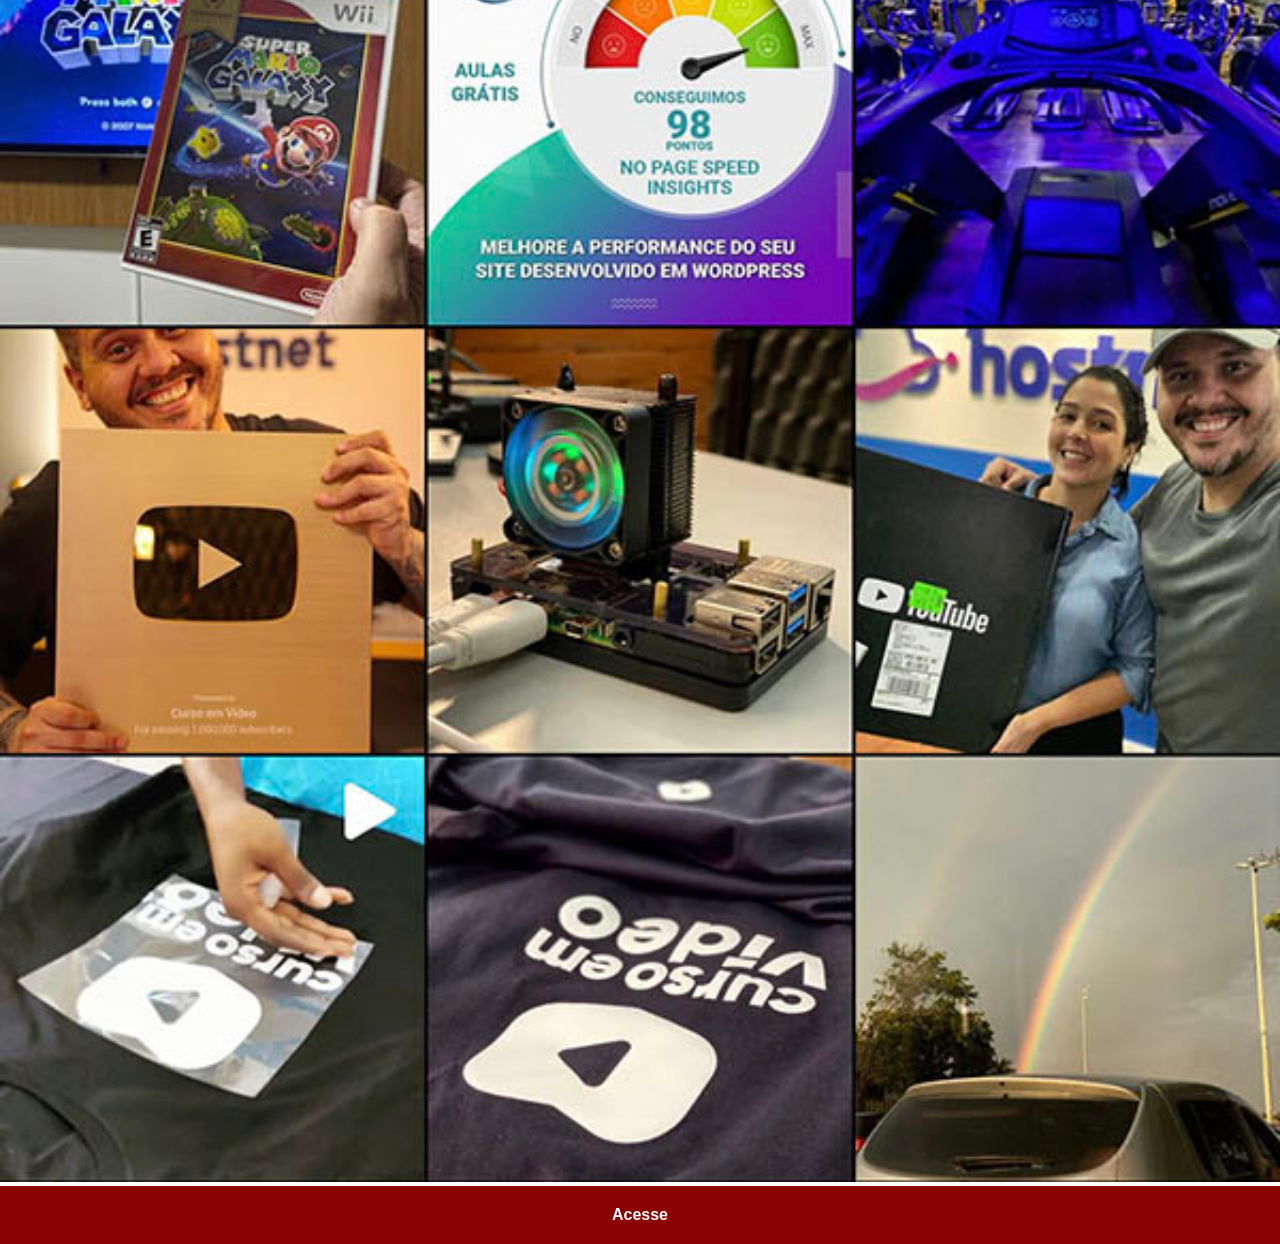
<file: instagram.html>
<!DOCTYPE html>
<html lang="pt-br">
<head>
    <meta charset="UTF-8">
    <meta name="viewport" content="width=device-width, initial-scale=1.0">
    <title>Instagram</title>
    <link rel="stylesheet" href="estilos/social.css">
</head>
<body>
    <img src="imagens/tela-instagram.jpg" alt="Instagram">
    <a href="https://www.instagram.com/" target="_blank">Acesse</a>
</body>
</html>
</file>
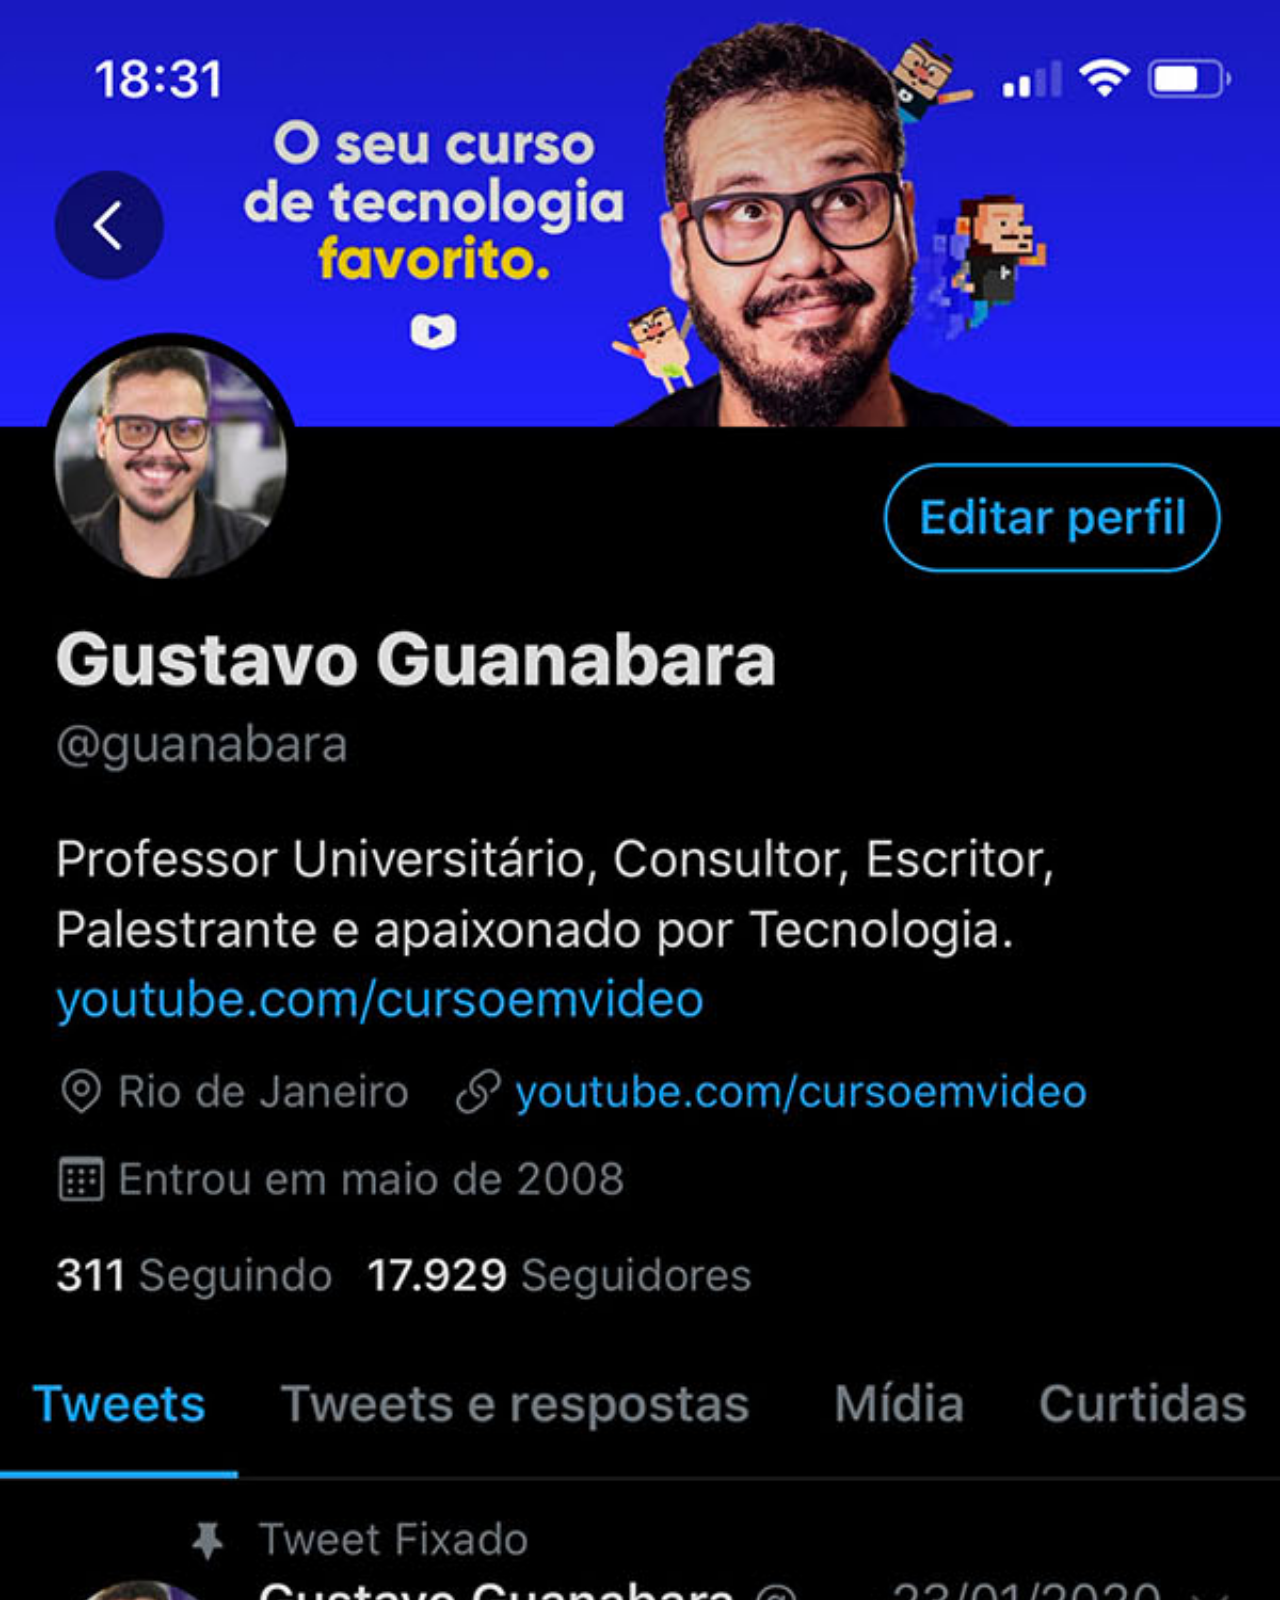
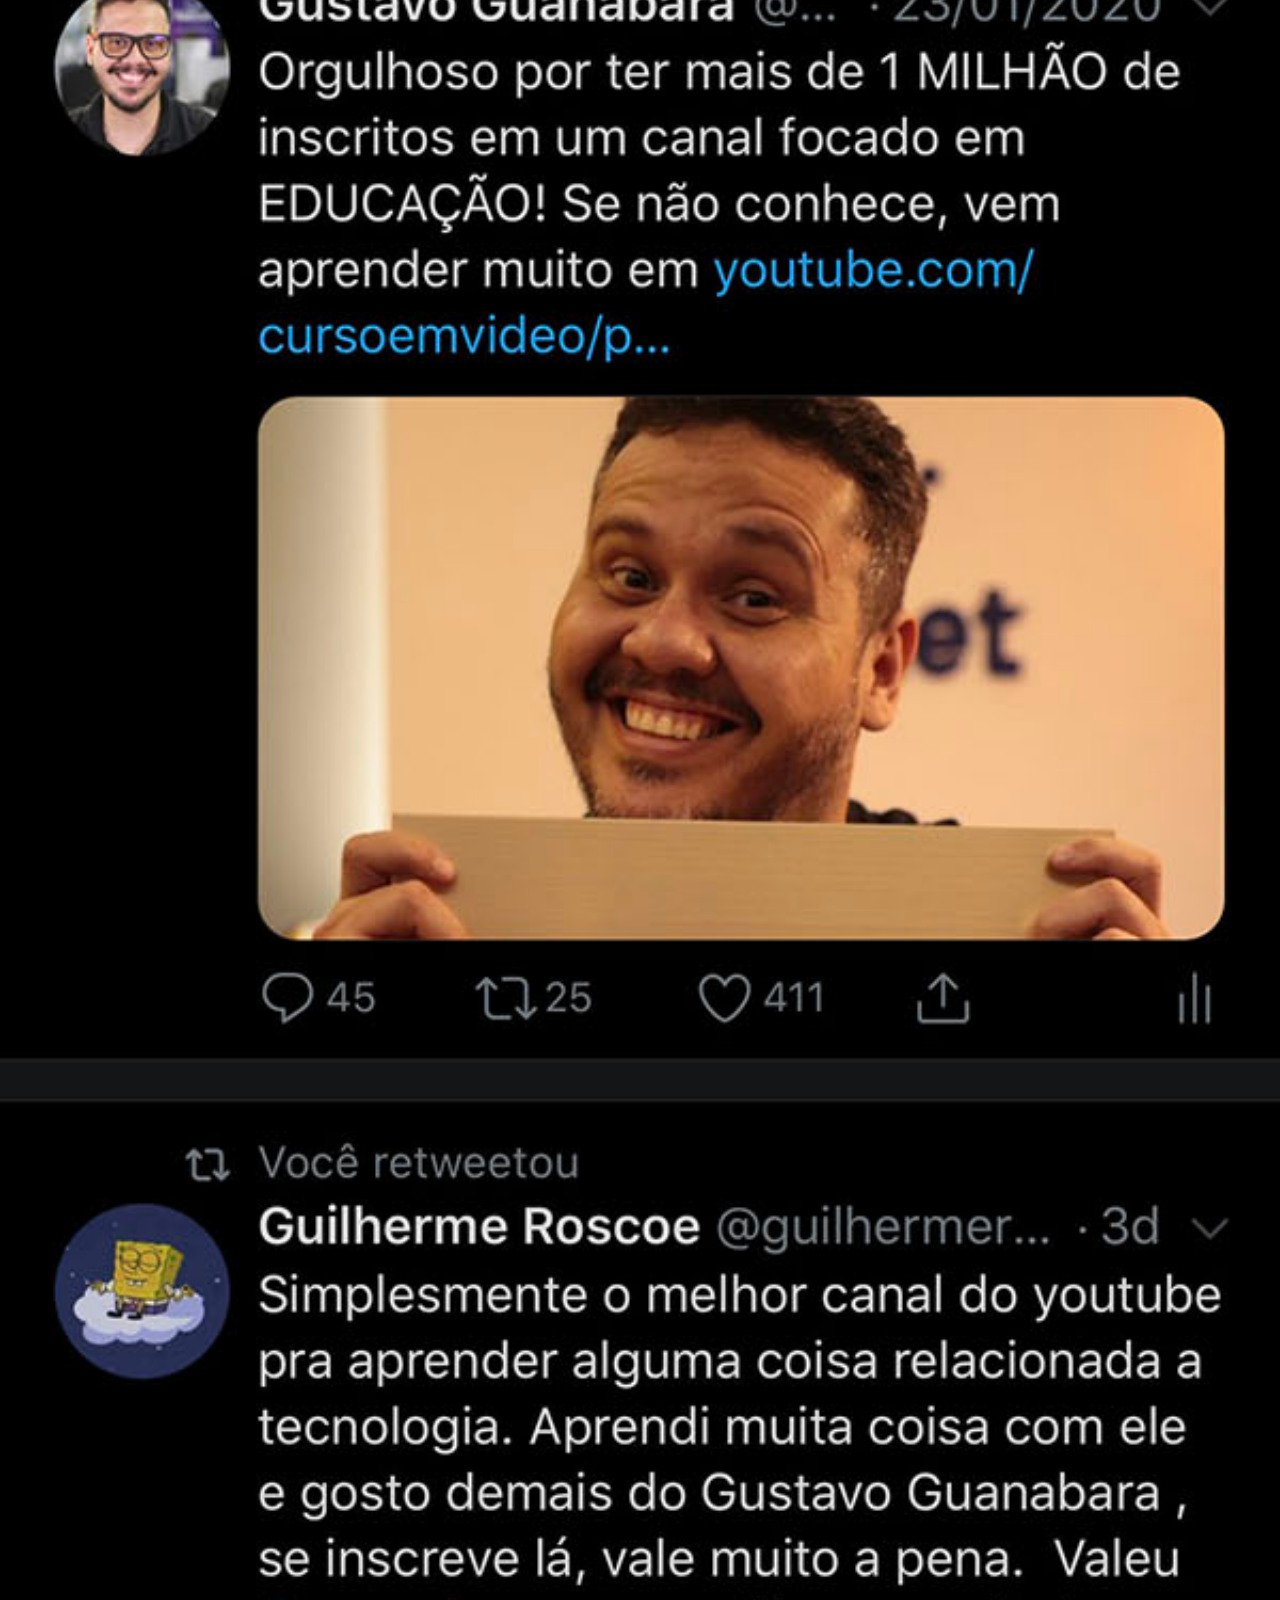
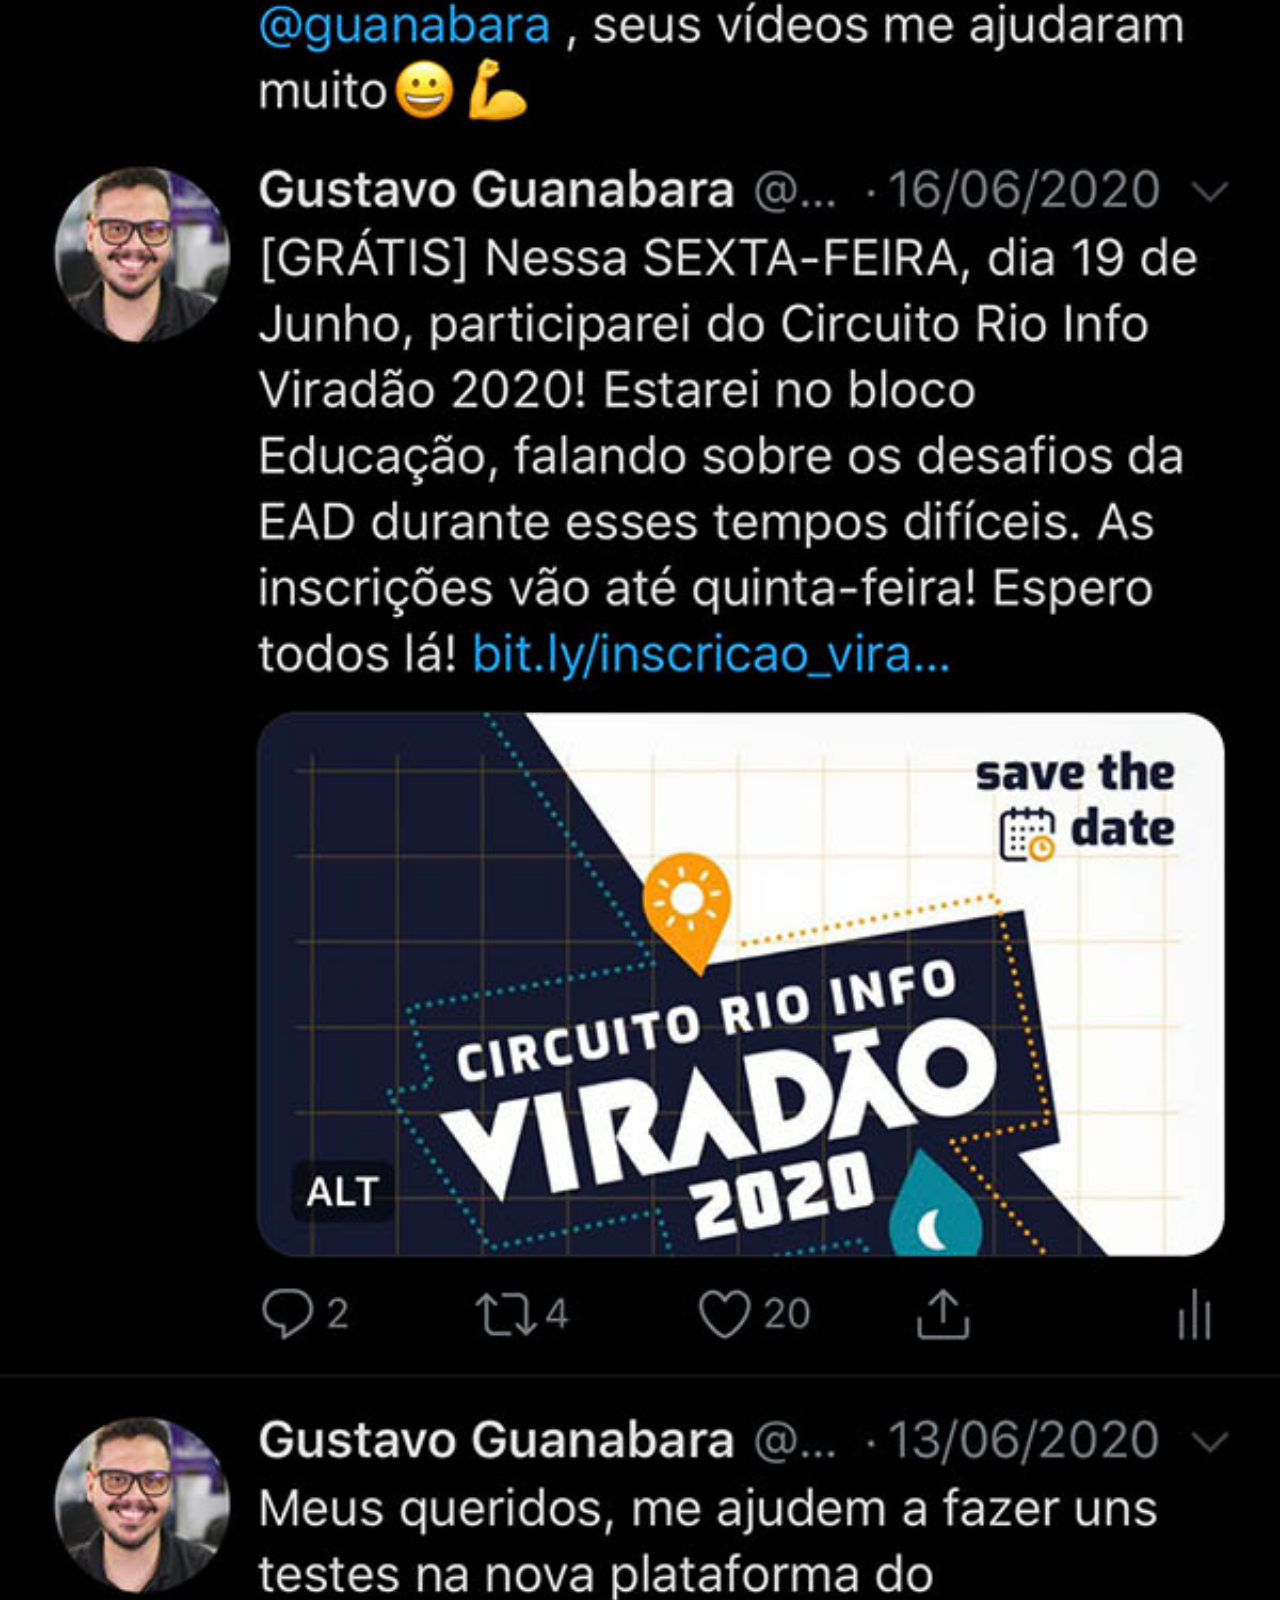
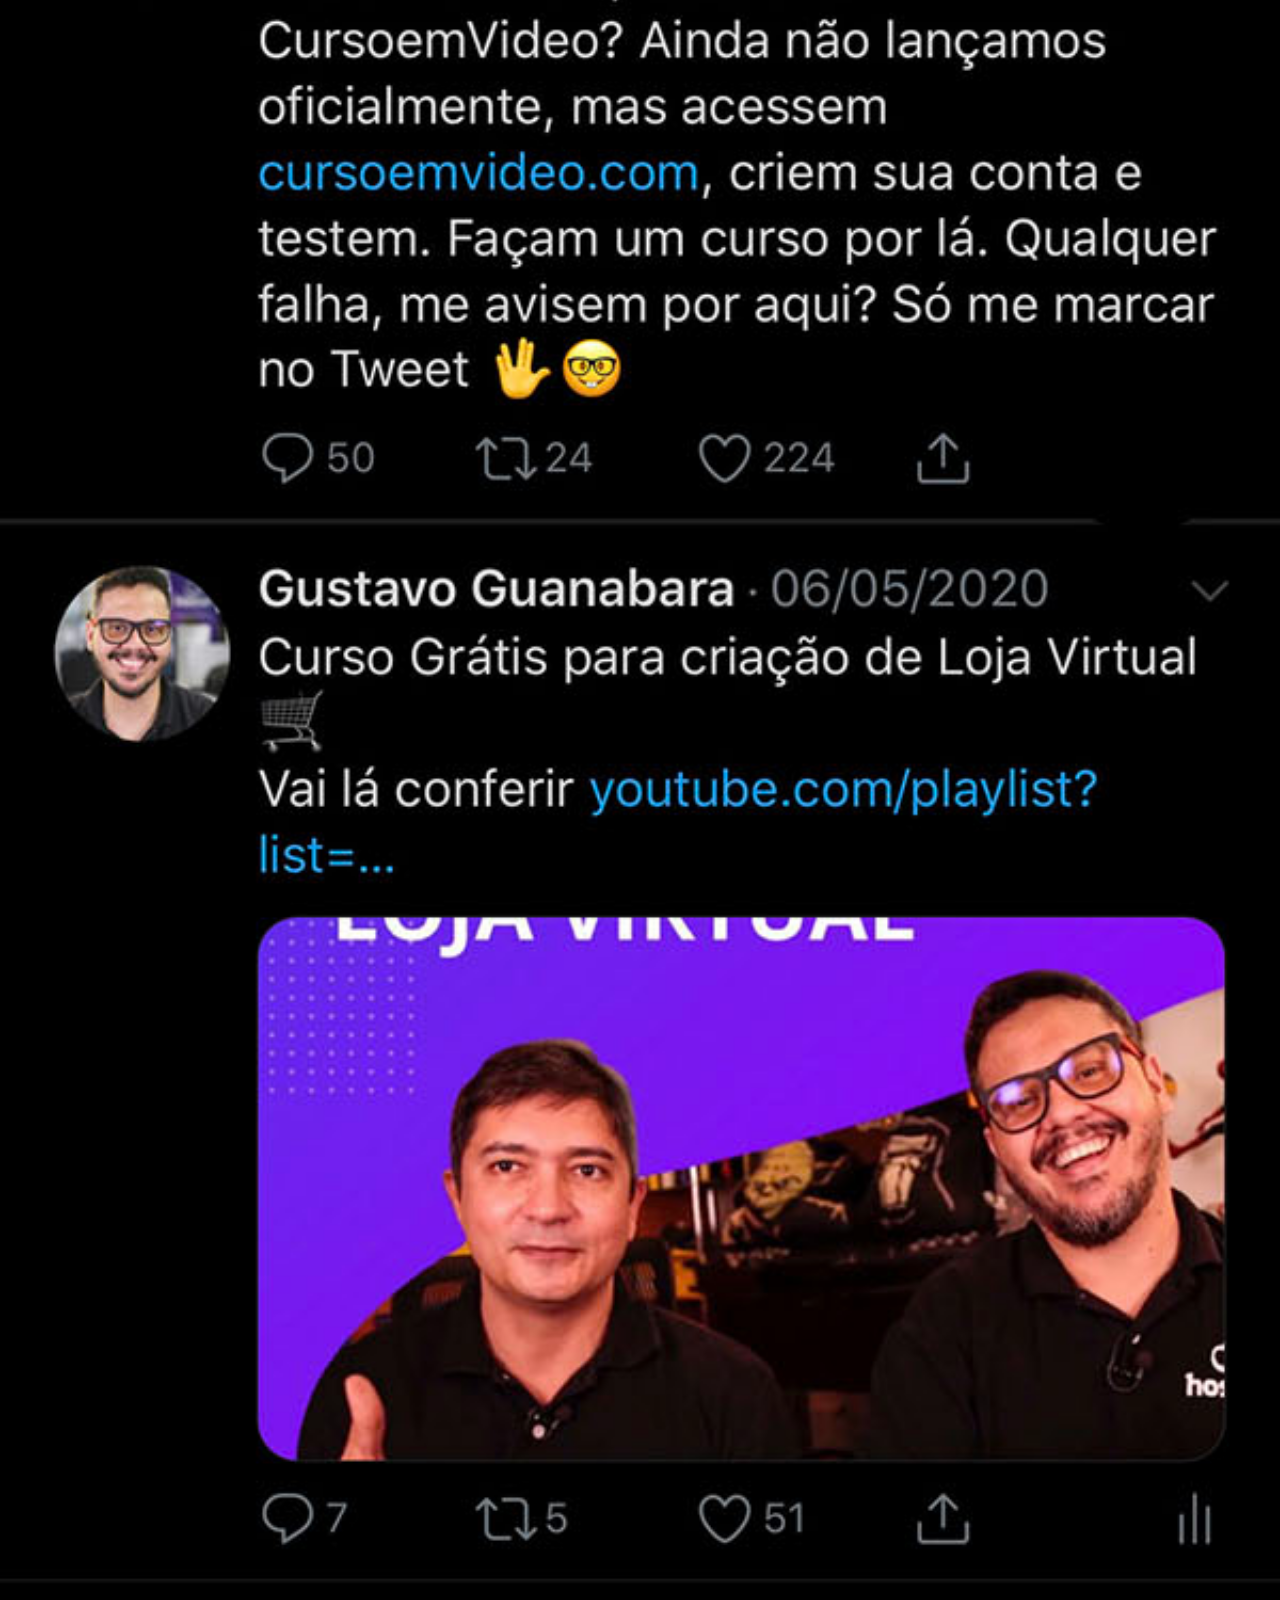
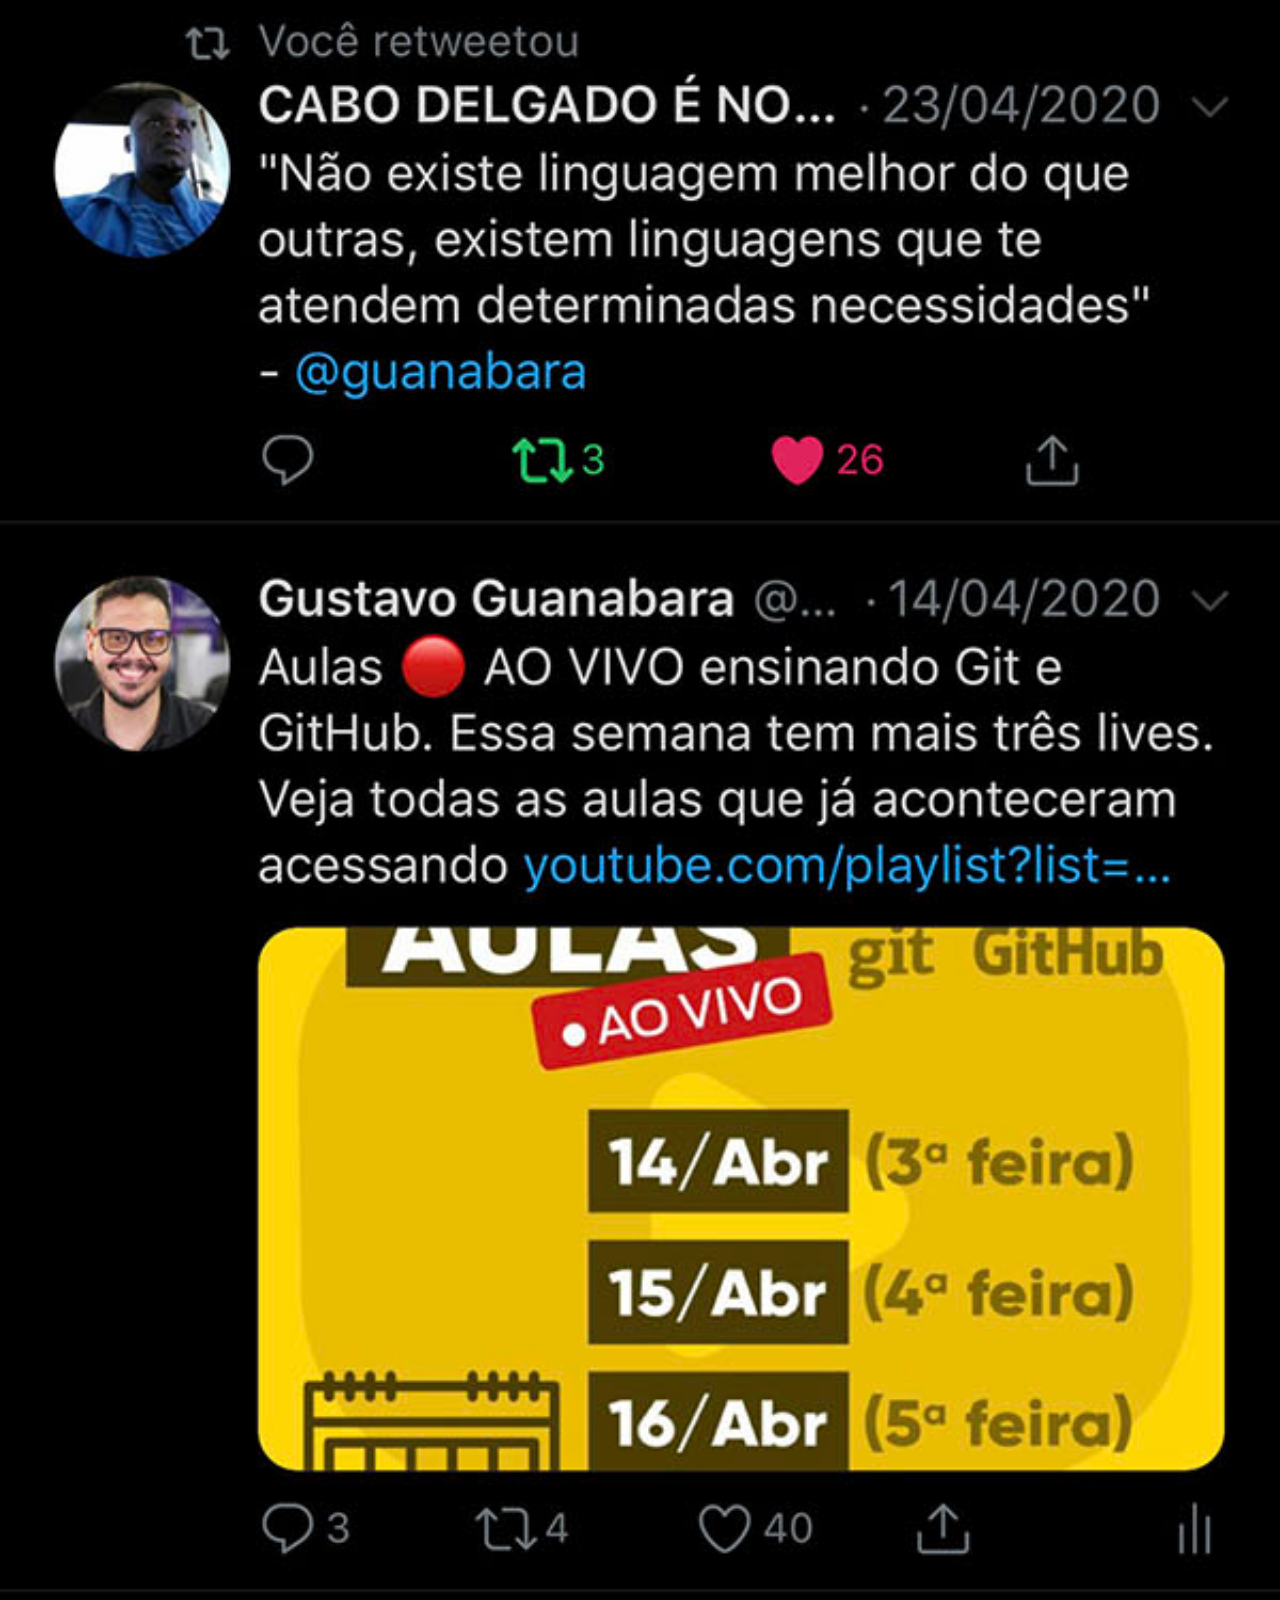
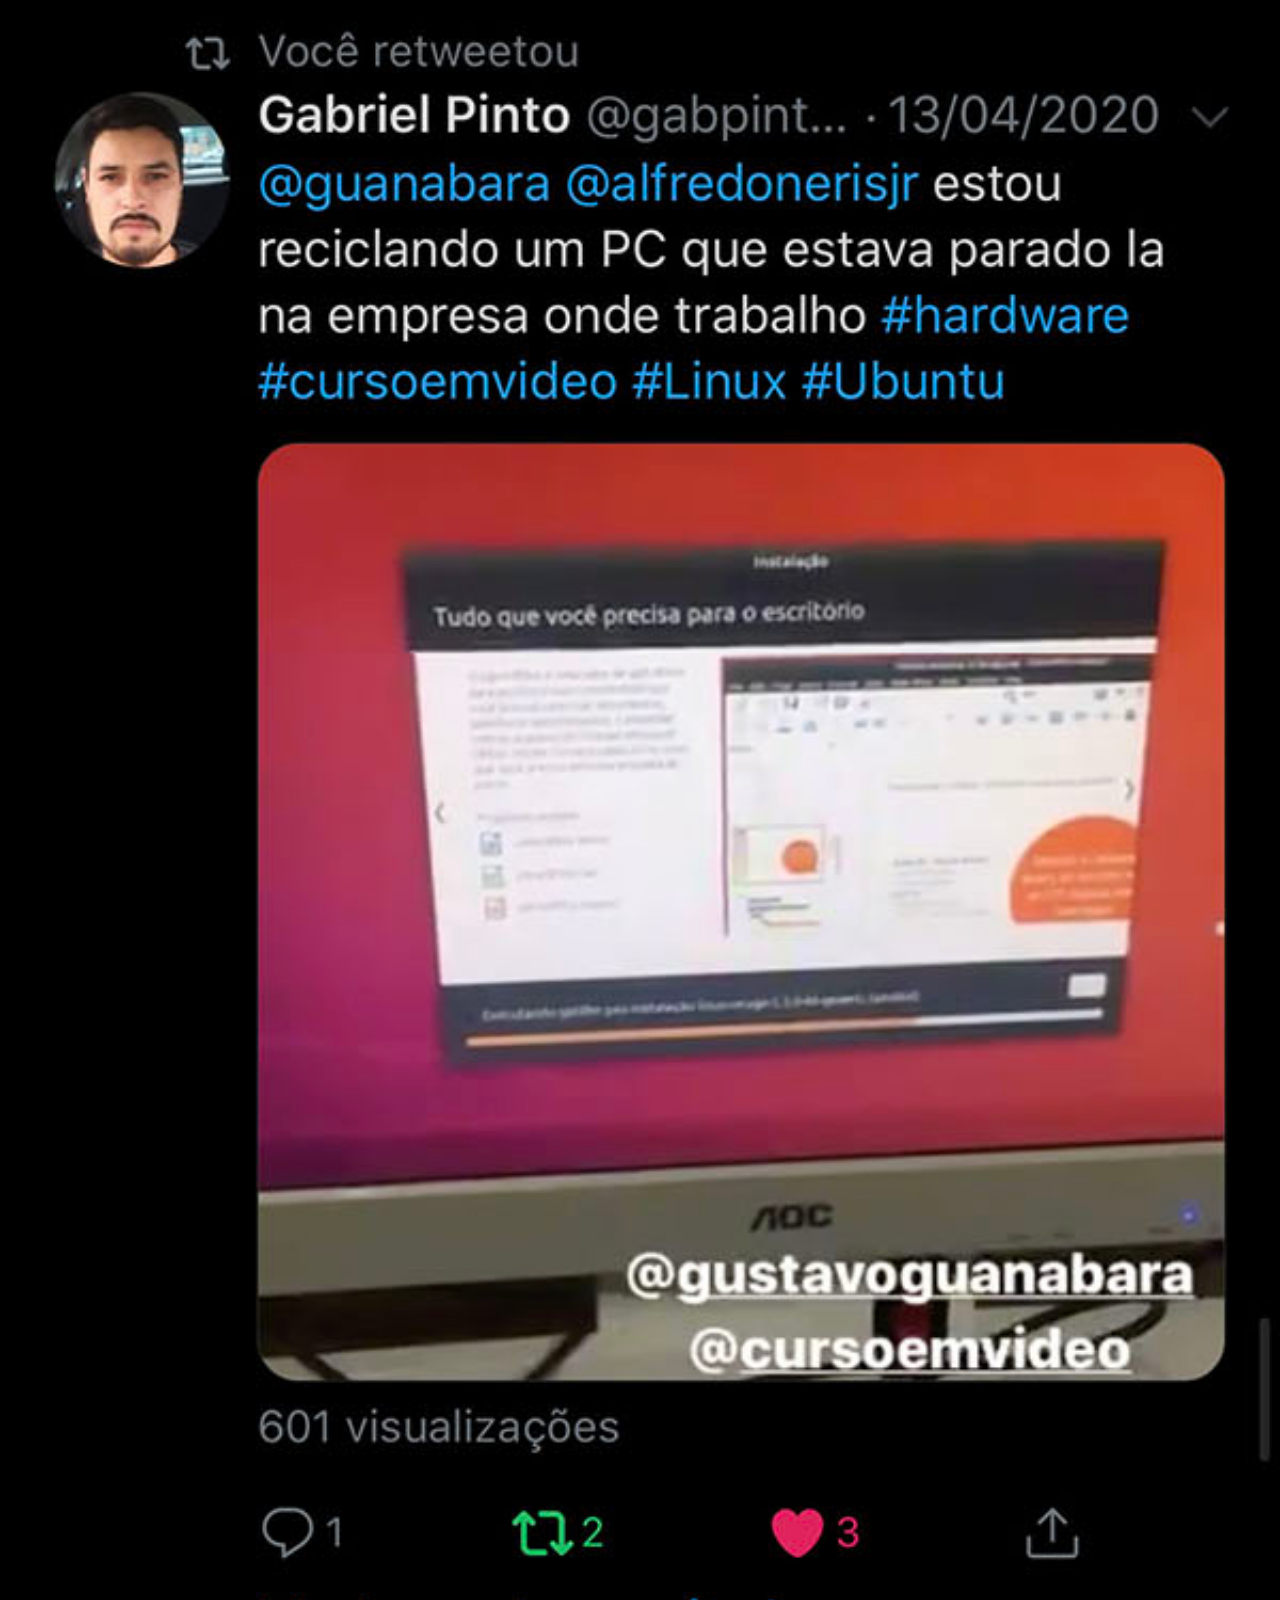
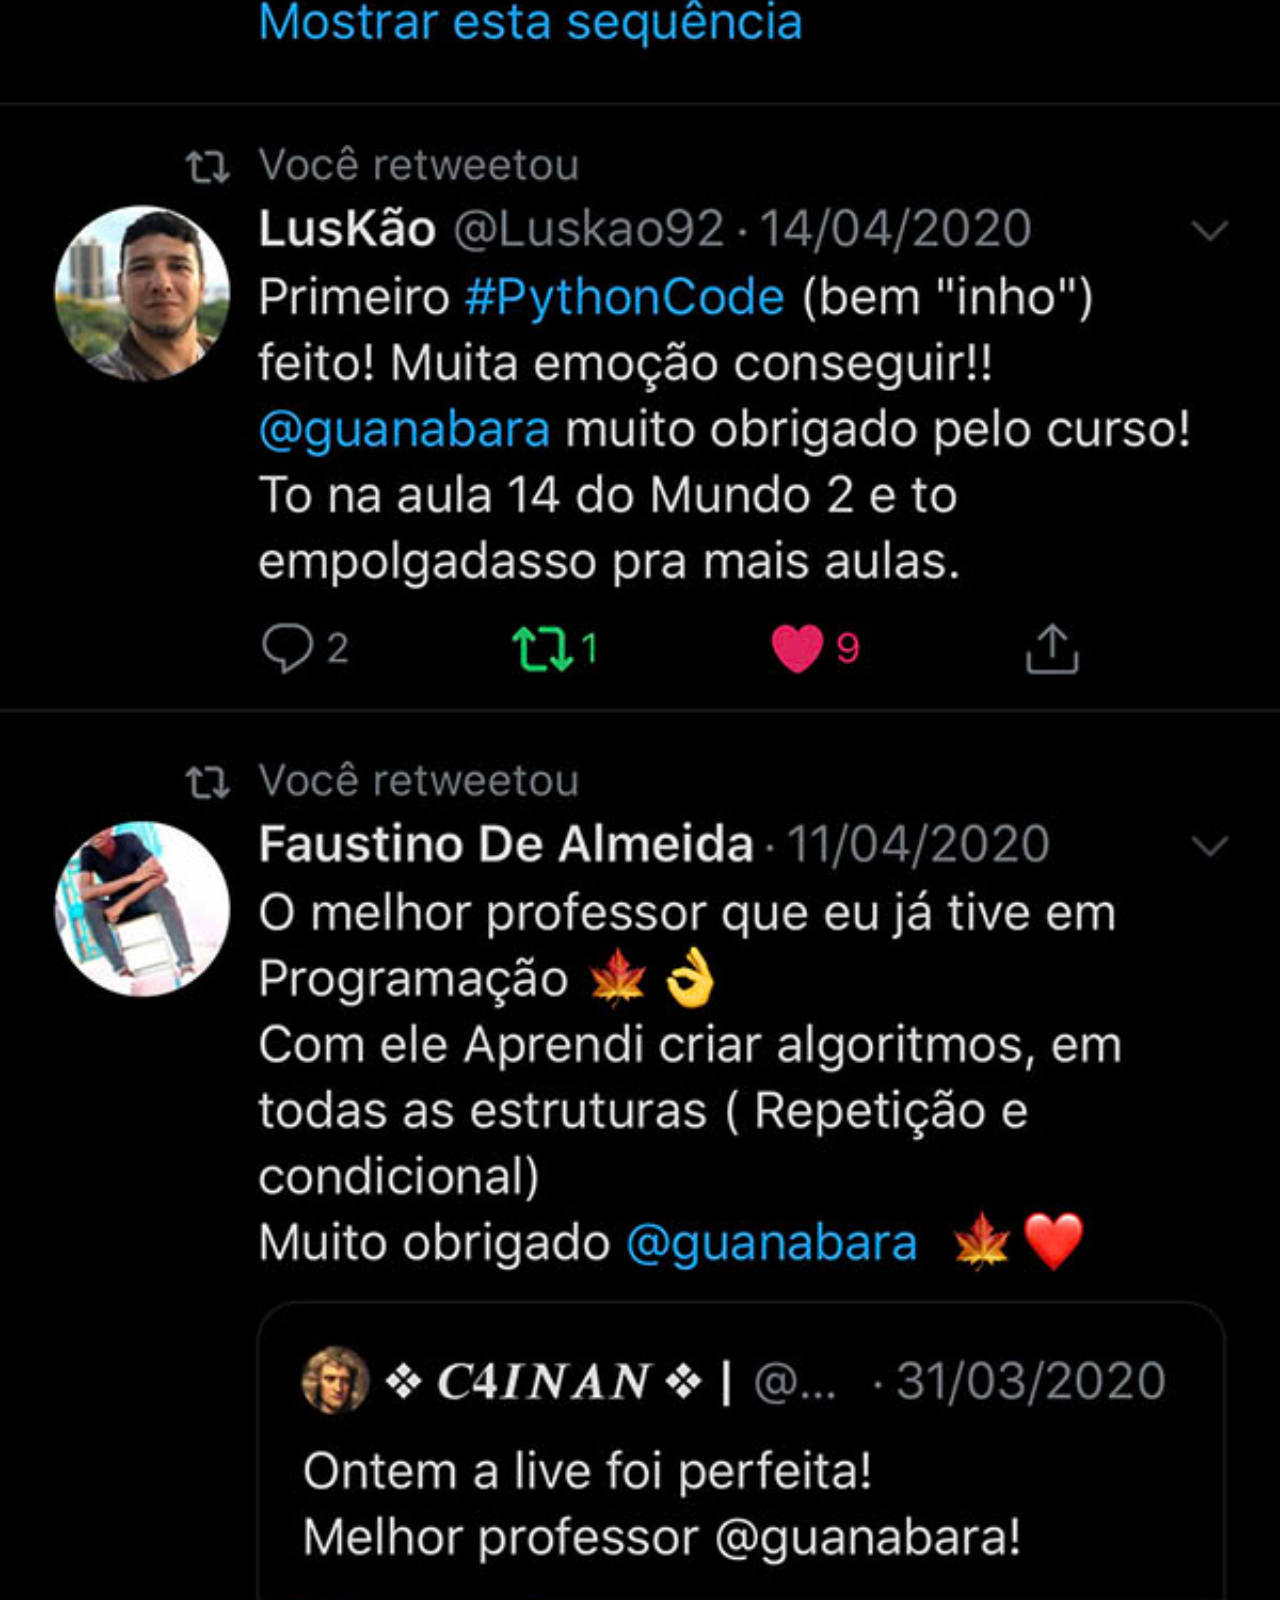
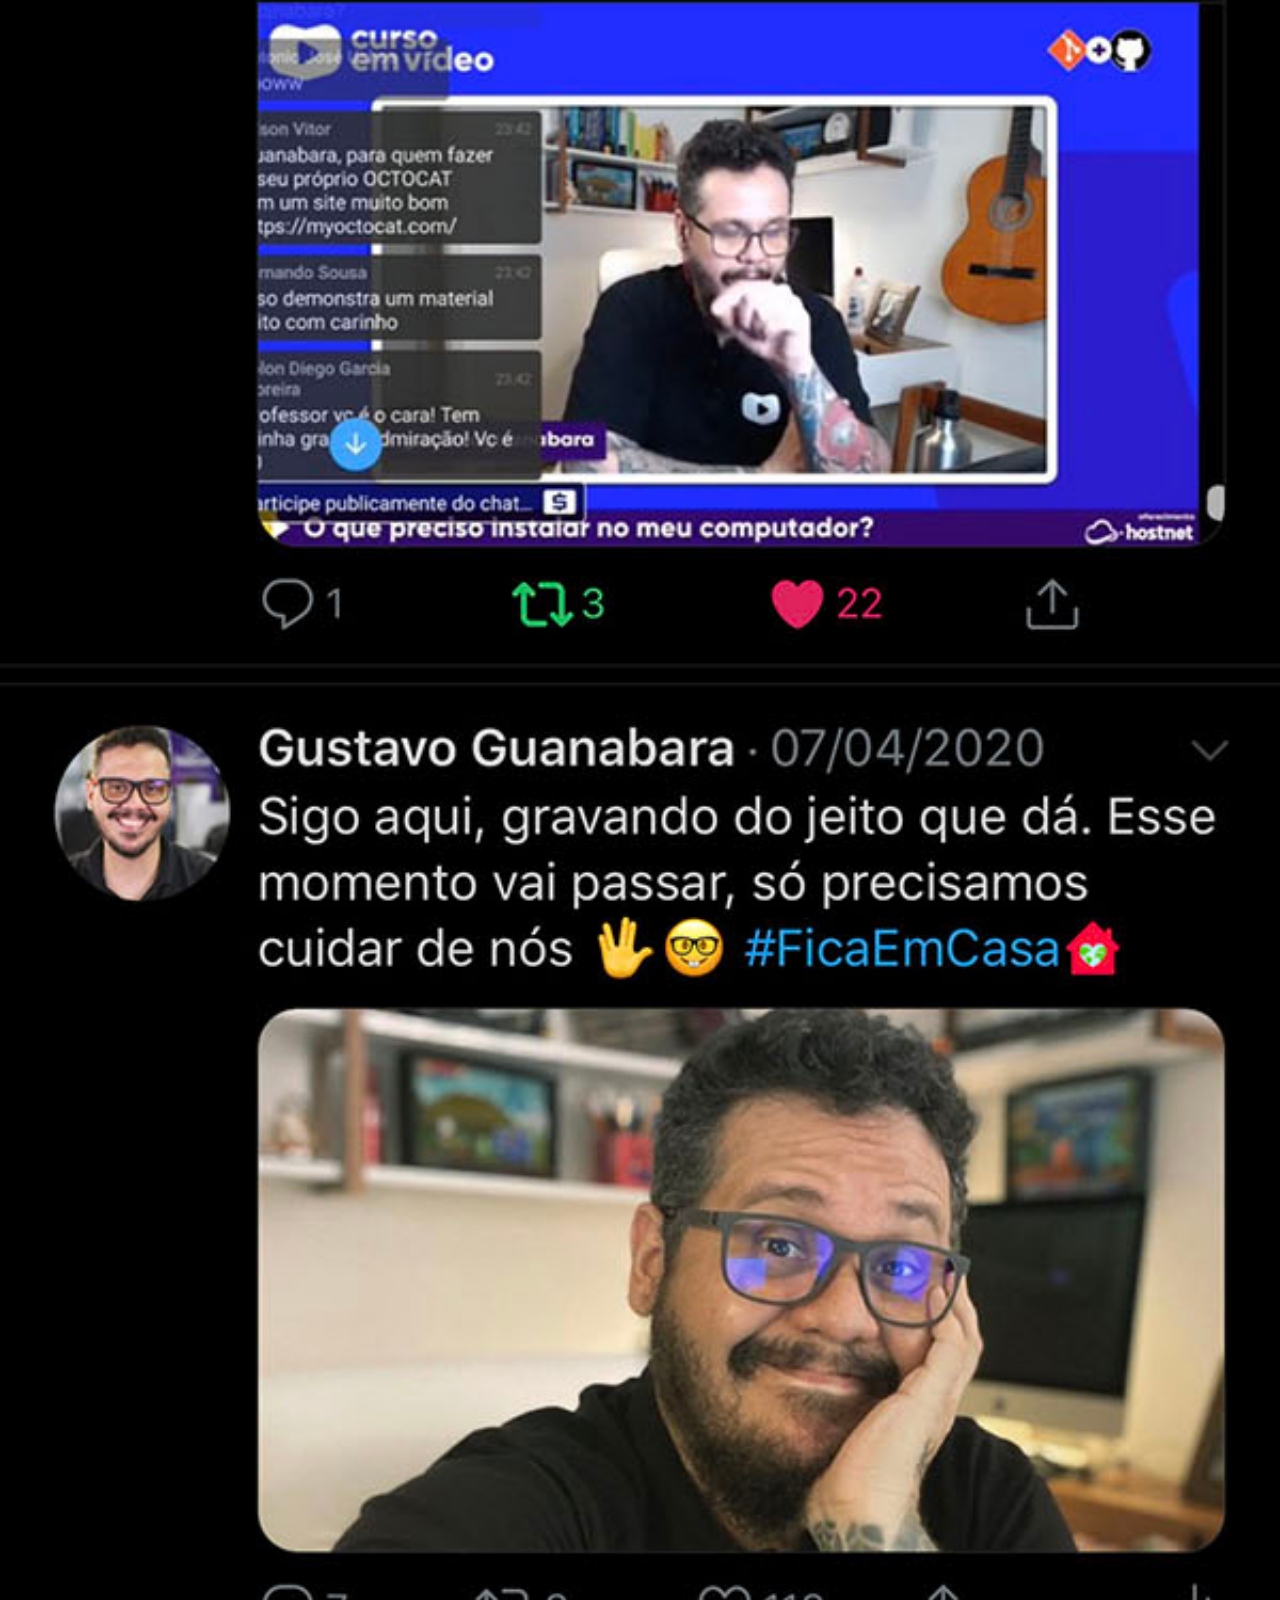
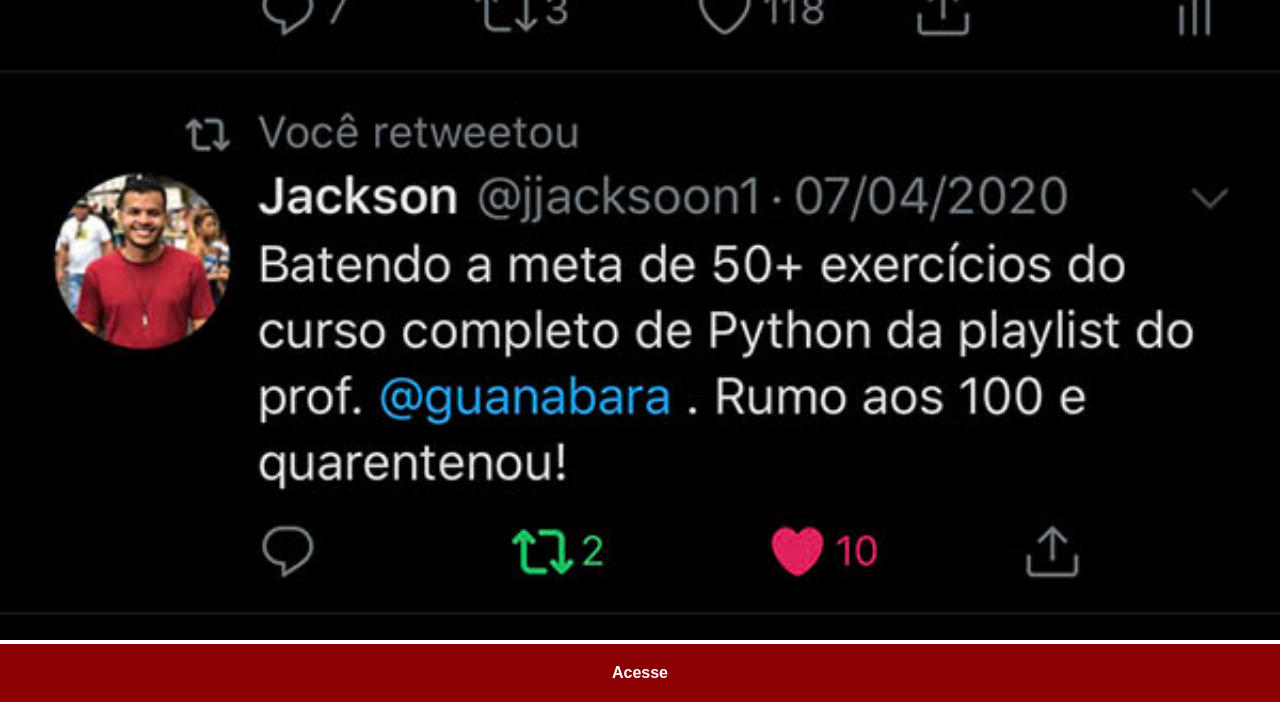
<file: twitter.html>
<!DOCTYPE html>
<html lang="pt-br">
<head>
    <meta charset="UTF-8">
    <meta name="viewport" content="width=device-width, initial-scale=1.0">
    <title>Twitter</title>
    <link rel="stylesheet" href="estilos/social.css">
</head>
<body>
    <img src="imagens/tela-twitter.jpg" alt="Twitter">
    <a href="https://x.com/?lang=pt" target="_blank">Acesse</a>
</body>
</html>
</file>
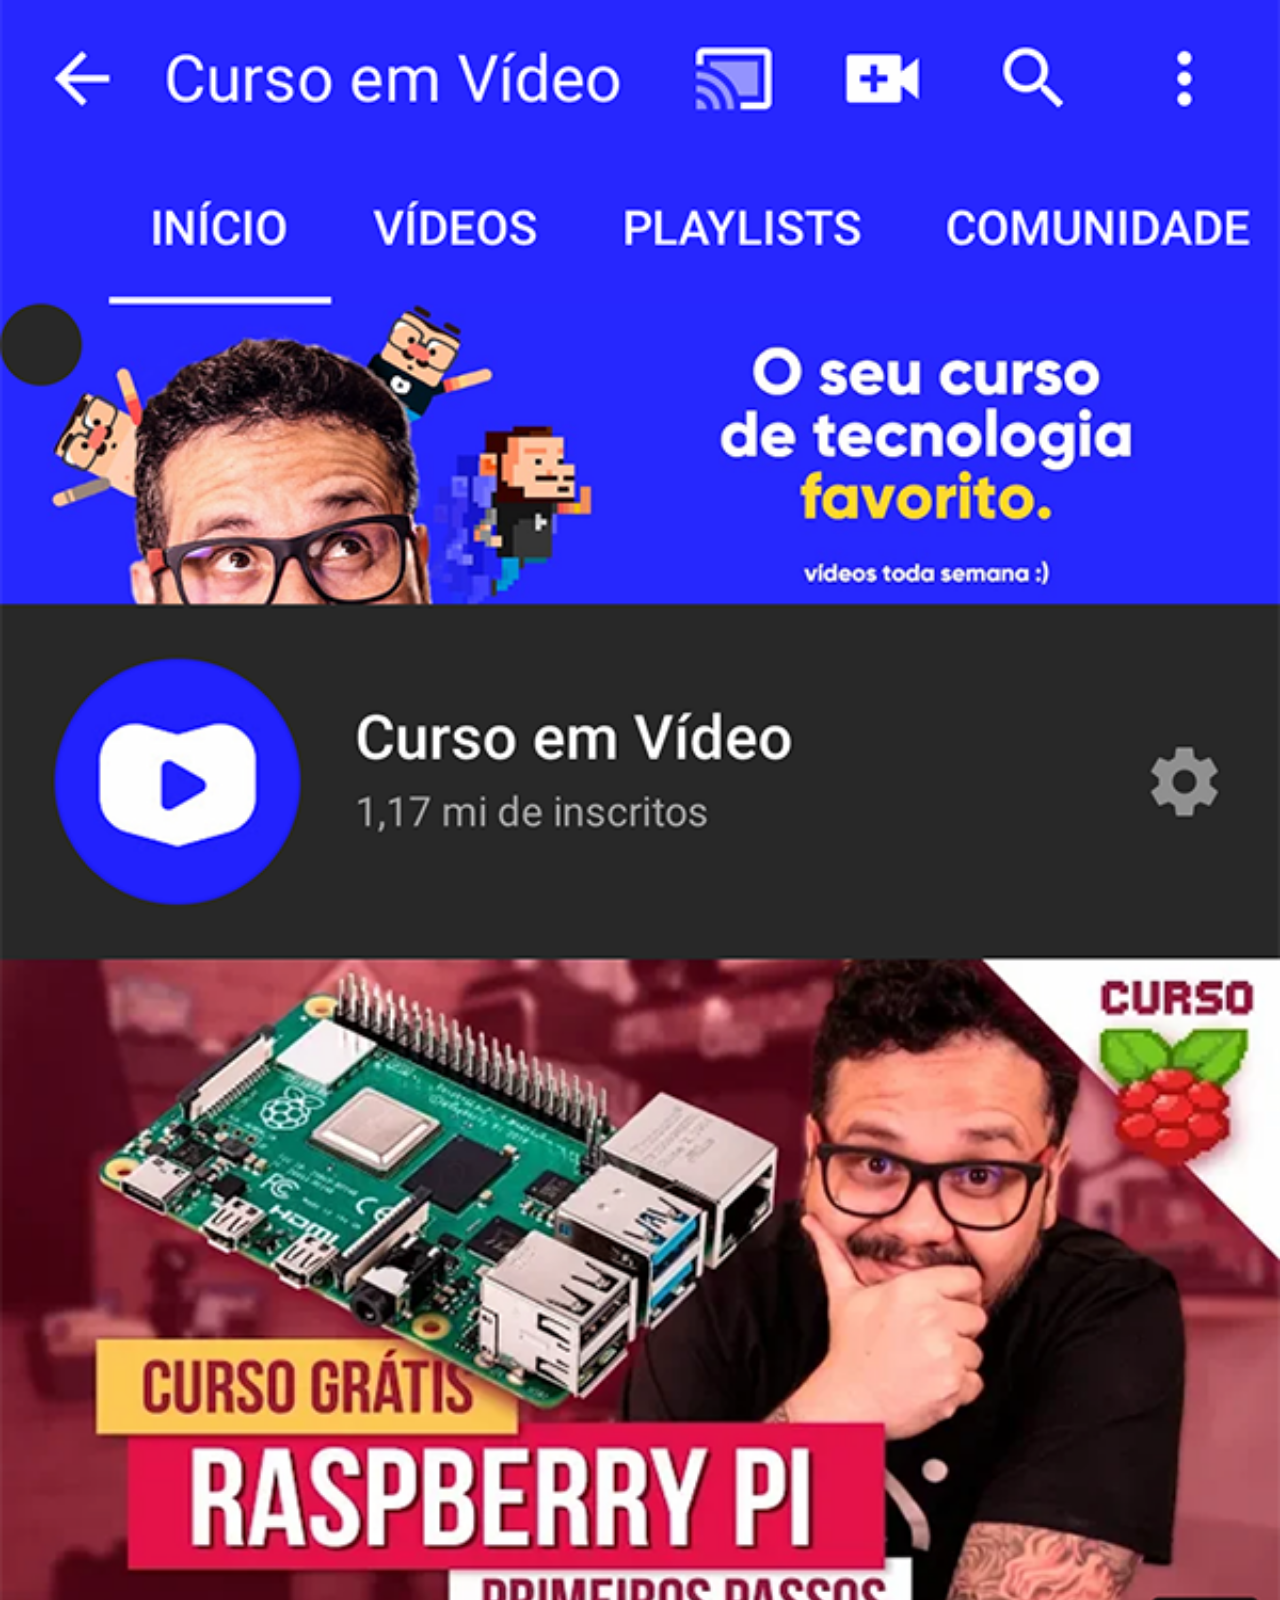
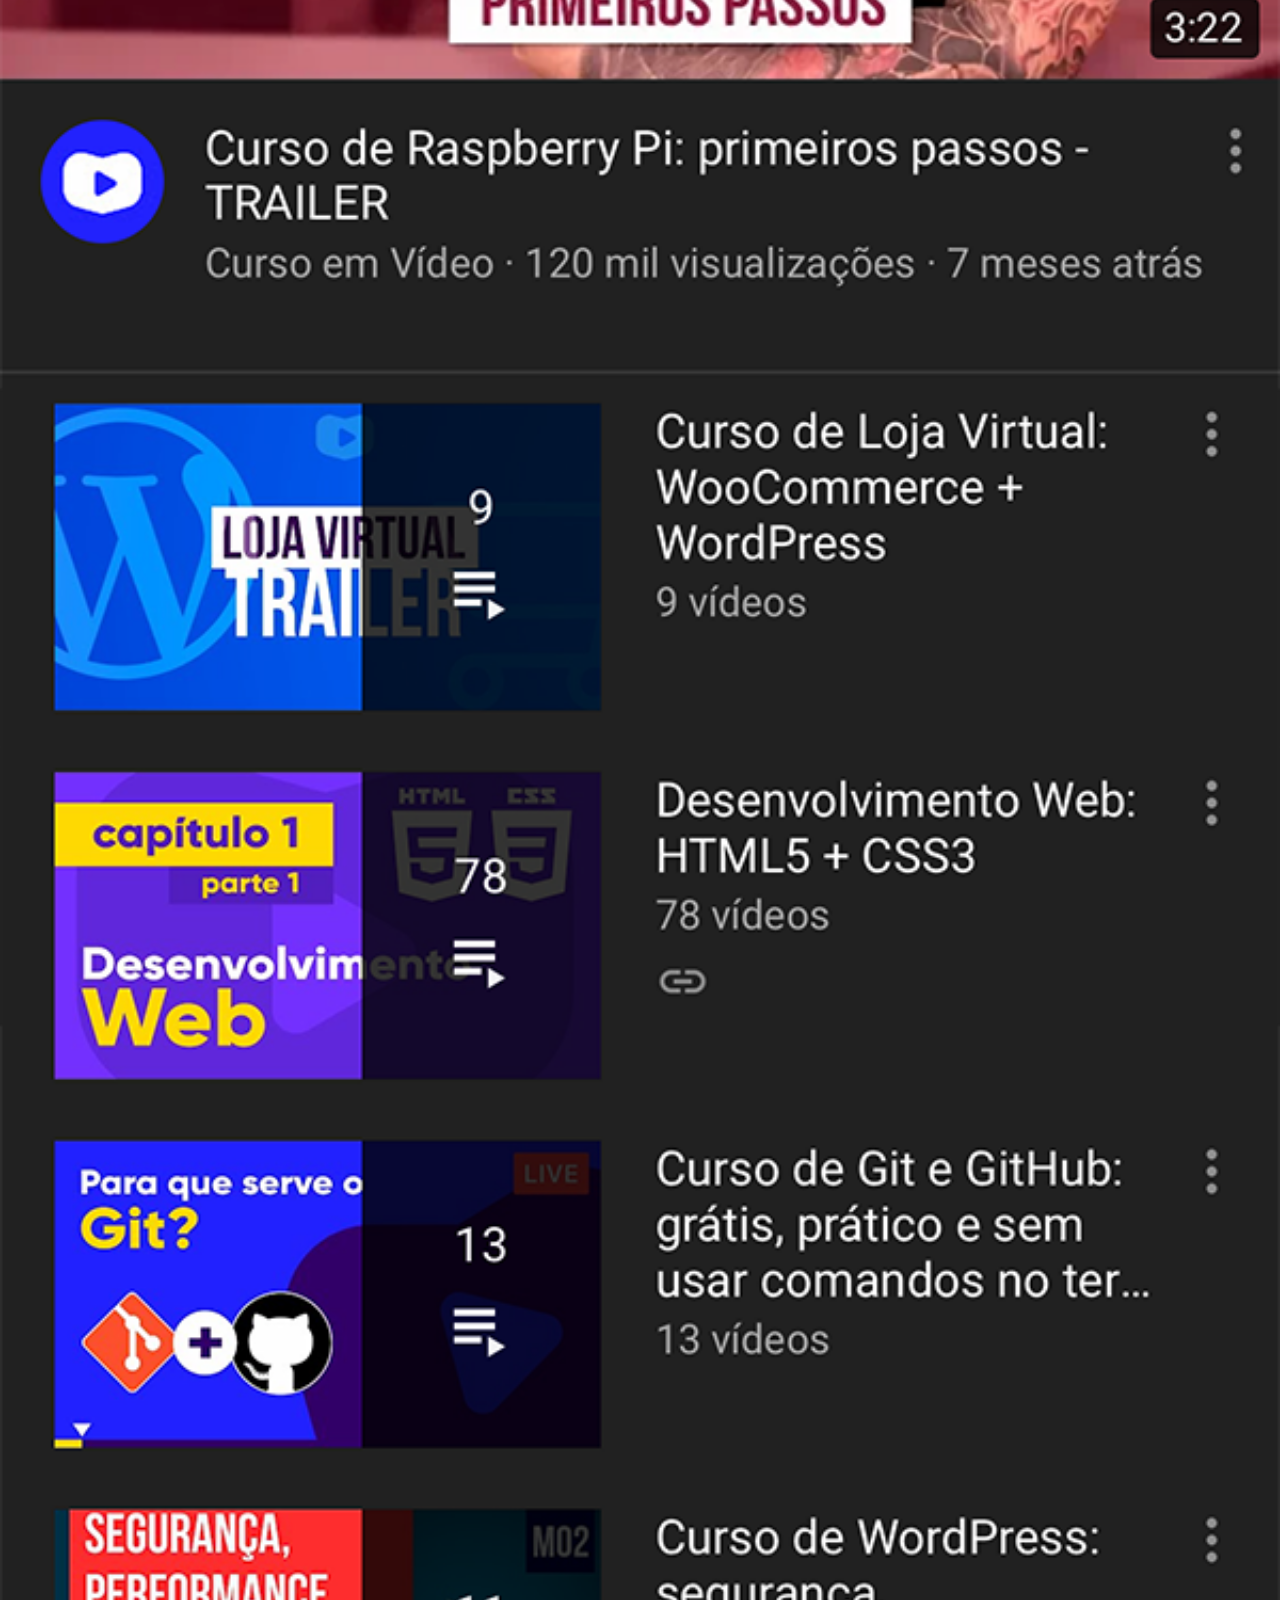
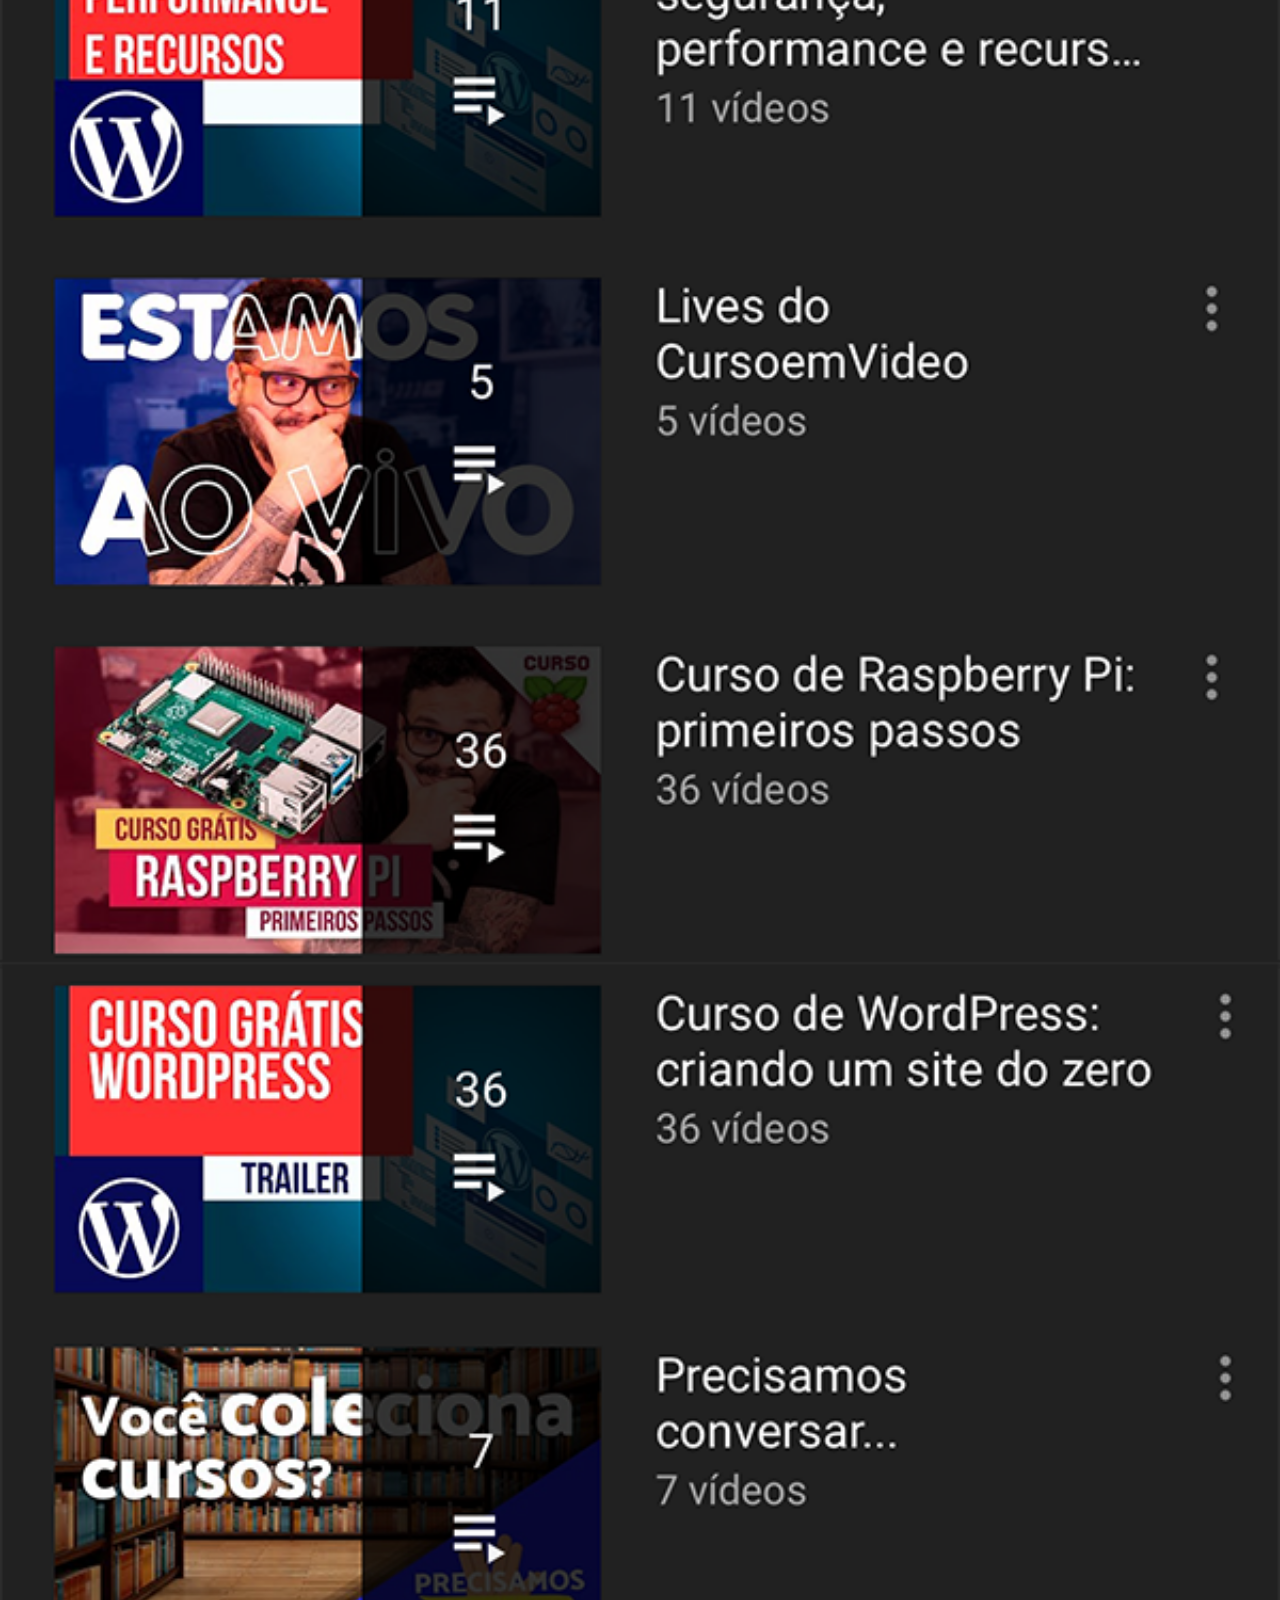
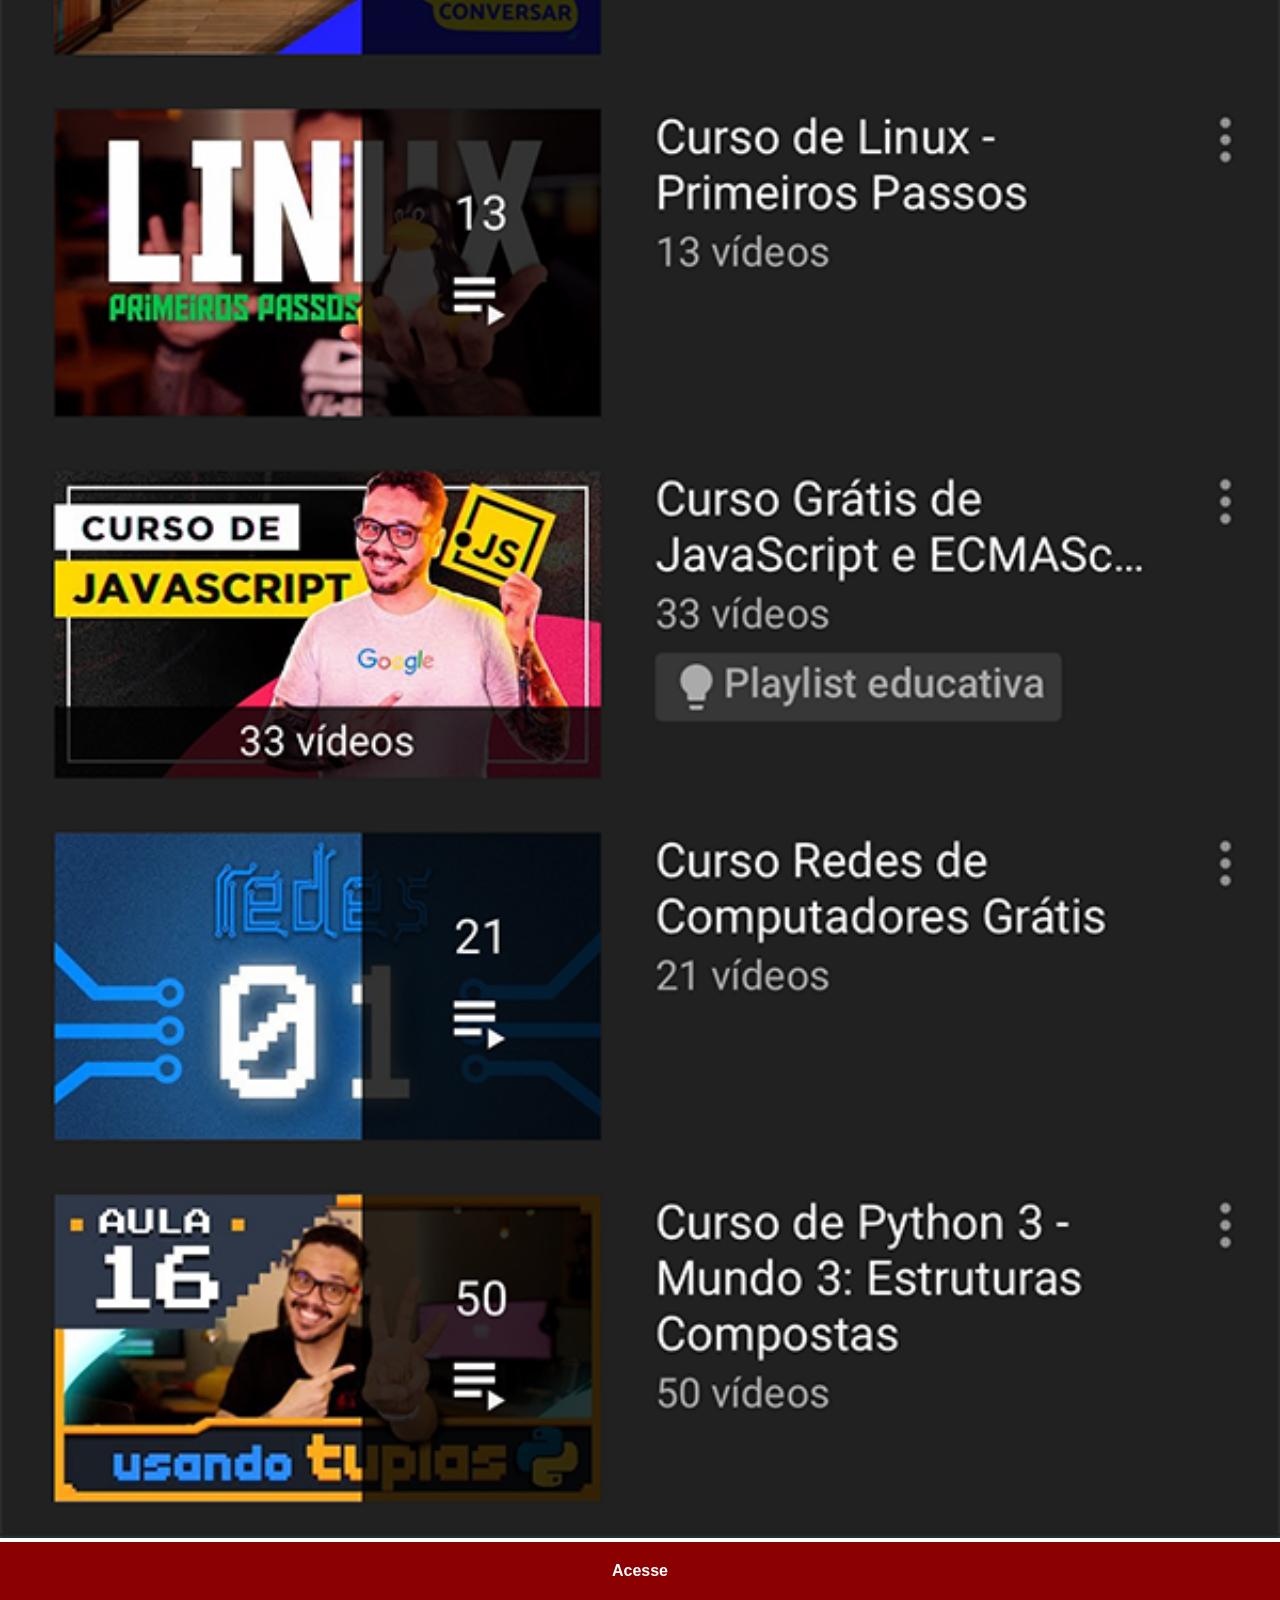
<file: youtube.html>
<!DOCTYPE html>
<html lang="pt-br">
<head>
    <meta charset="UTF-8">
    <meta name="viewport" content="width=device-width, initial-scale=1.0">
    <title>YouTube</title>
    <link rel="stylesheet" href="estilos/social.css">
</head>
<body>
    <img src="imagens/tela-youtube.png" alt="YouTube">
    <a href="https://www.youtube.com" target="_blank">Acesse</a>
</body>
</html>
</file>
<file: estilos/style.css>
@charset "UTF-8";

*{
    margin: 0px;
    padding: 0px;
    box-sizing: border-box;
    font-family: Arial, Helvetica, sans-serif;
}

html, body{
    height: 100vh;
    width: 100%;
    background-color: black;
}

body{
    background: url('../imagens/fundo-madeira.jpg') no-repeat center center;
    background-size: cover;
    background-attachment: fixed;
    background-color: #000;
}

main{
    position: relative;
    height: 100vh;
    overflow: hidden; 
}

section#telefone{
    position: absolute;
    top: 50%;
    left: 50%;
    transform: translate(-50%, -50%);

    height: 627px;
    width: 311px;
    background: url(../imagens/frame-iphone.png)no-repeat;
}

iframe#tela{
    position: relative;
    top: 80px;
    left: 22px;
    width: 267px;
    height: 471px;
}

section#redes-sociais{
    text-align: right;
}

section#redes-sociais img{
    width: 50px;
    margin: 10px;
    border-radius: 50%;
    box-shadow: 2px 2px 5px rgba(0, 0, 0, 0.541);
    box-sizing: border-box;
}

section#redes-sociais img:hover{
    border: 2px solid rgba(255, 255, 255, 0.568);
    transform: translate(-3px, -3px);
    box-shadow: 5px 5px 10px black;
    transition: transform 0.5s, border 1s;
}
</file>
<file: estilos/social.css>
@charset "UTF-8";

*{
            margin: 0px;
            padding: 0px;
            font-family: Arial, Helvetica, sans-serif;
        }

        ::-webkit-scrollbar{
            width: 0px;
            height: 0px;
        }

        img{
            width: 100vw;
        }

        a{
            display: block;
            background-color: darkred;
            color: white;
            padding: 20px;
            text-align: center;
            font-weight: bolder;
            text-decoration: none;
        }

        a:hover{
            background-color: red;
        }
</file>
